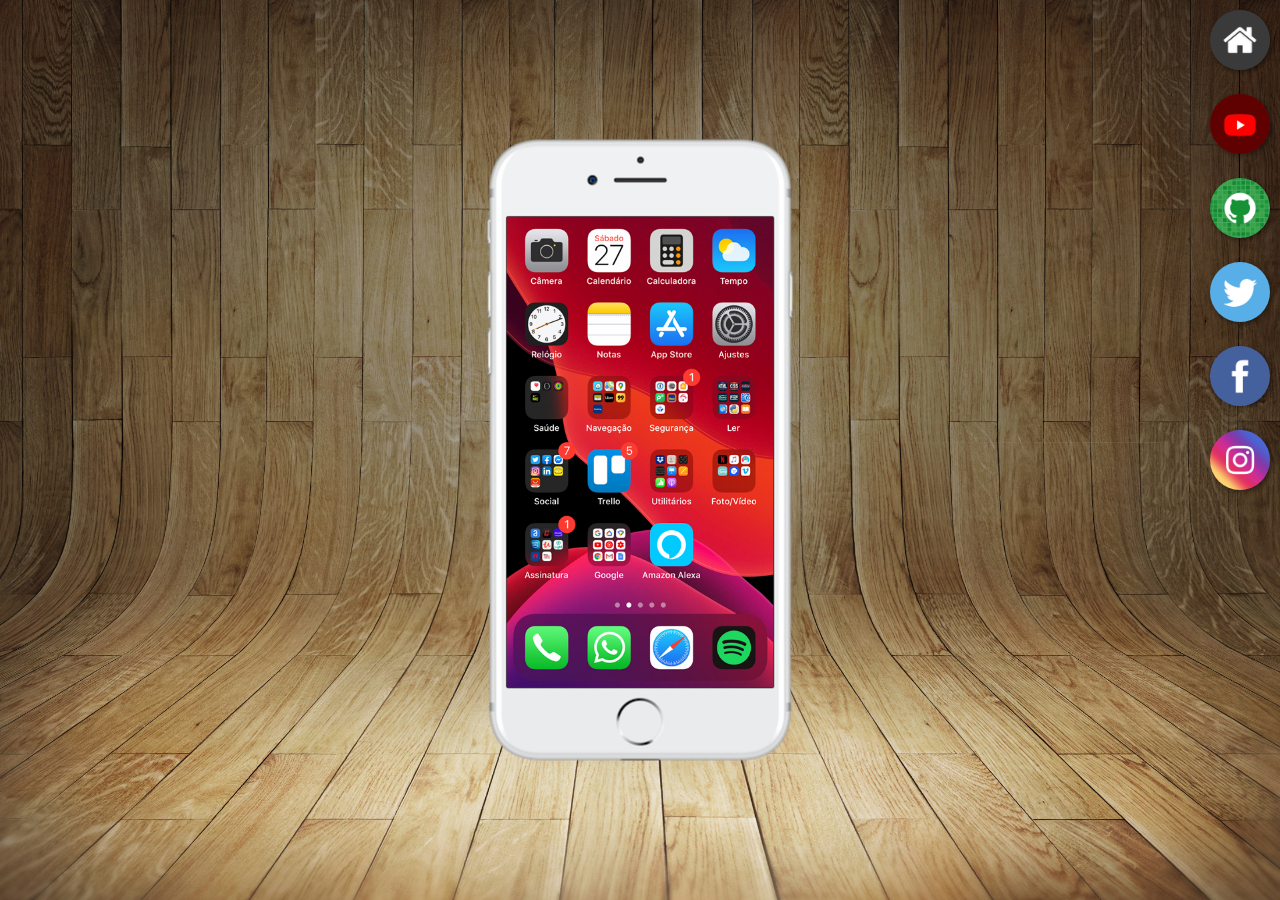
<file: index.html>
<!DOCTYPE html>
<html lang="pt-br">
<head>
    <meta charset="UTF-8">
    <meta name="viewport" content="width=device-width, initial-scale=1.0">
    <link rel="shortcut icon" href="imagens/favicon.ico" type="image/x-icon">
    <title>Projeto Rede socias</title>
    <link rel="stylesheet" href="estilos/style.css">
    
</head>
<body>
    <!-- iniciando o projeto com main que é o div principal do site
    seguindo a logica 
    as sections que sao as duas partes que sao fundamental do meu main
    que nesse caso sao o telefone que vai ficar no meio e os icones das redes socias que vai ficar ao lado-->
    <main>
        <!-- assim começa os projeto -->
        <section id="telefo"><!--vai para o telefone aonde ele vai ficar-->
            <!-- aqui dentro vou criar um iframe para pode pegar a tela do home aqui dentro-->
            <!-- vamos configurar no name para carregar coisas dentro dela , por isso vamos configurarr tambem e tambem vamos criar um id -->
            <iframe src="home.html" name="tela" id="tela" frameborder="0">
               <p>nao vai funciona</p>
            </iframe>
        </section>
        <section id="redes-sociais"><!-- aonde vao ficar os botoes ao lado direito-->
            <a href="home.html" target="tela"><img src="imagens/logo-home.jpg" alt="home"></a> <br>
            <a href="youtube.html" target="tela"><img src="imagens/logo-youtube.jpg" alt="youtube"></a> <br>
            <a href="github.html" target="tela"><img src="imagens/logo-github.jpg" alt="GitHub"></a> <br>
            <a href="twitter.html" target="tela"><img src="imagens/logo-twitter.jpg" alt="twitter"></a> <br>
            <a href="facebook.html" target="tela"><img src="imagens/logo-facebook.jpg" alt="facebook"></a> <br>
            <a href="instagram.html" target="tela"><img src="imagens/logo-instagram.jpg" alt="instagram"></a>
        </section>
    </main>
</body>
</html>
</file>
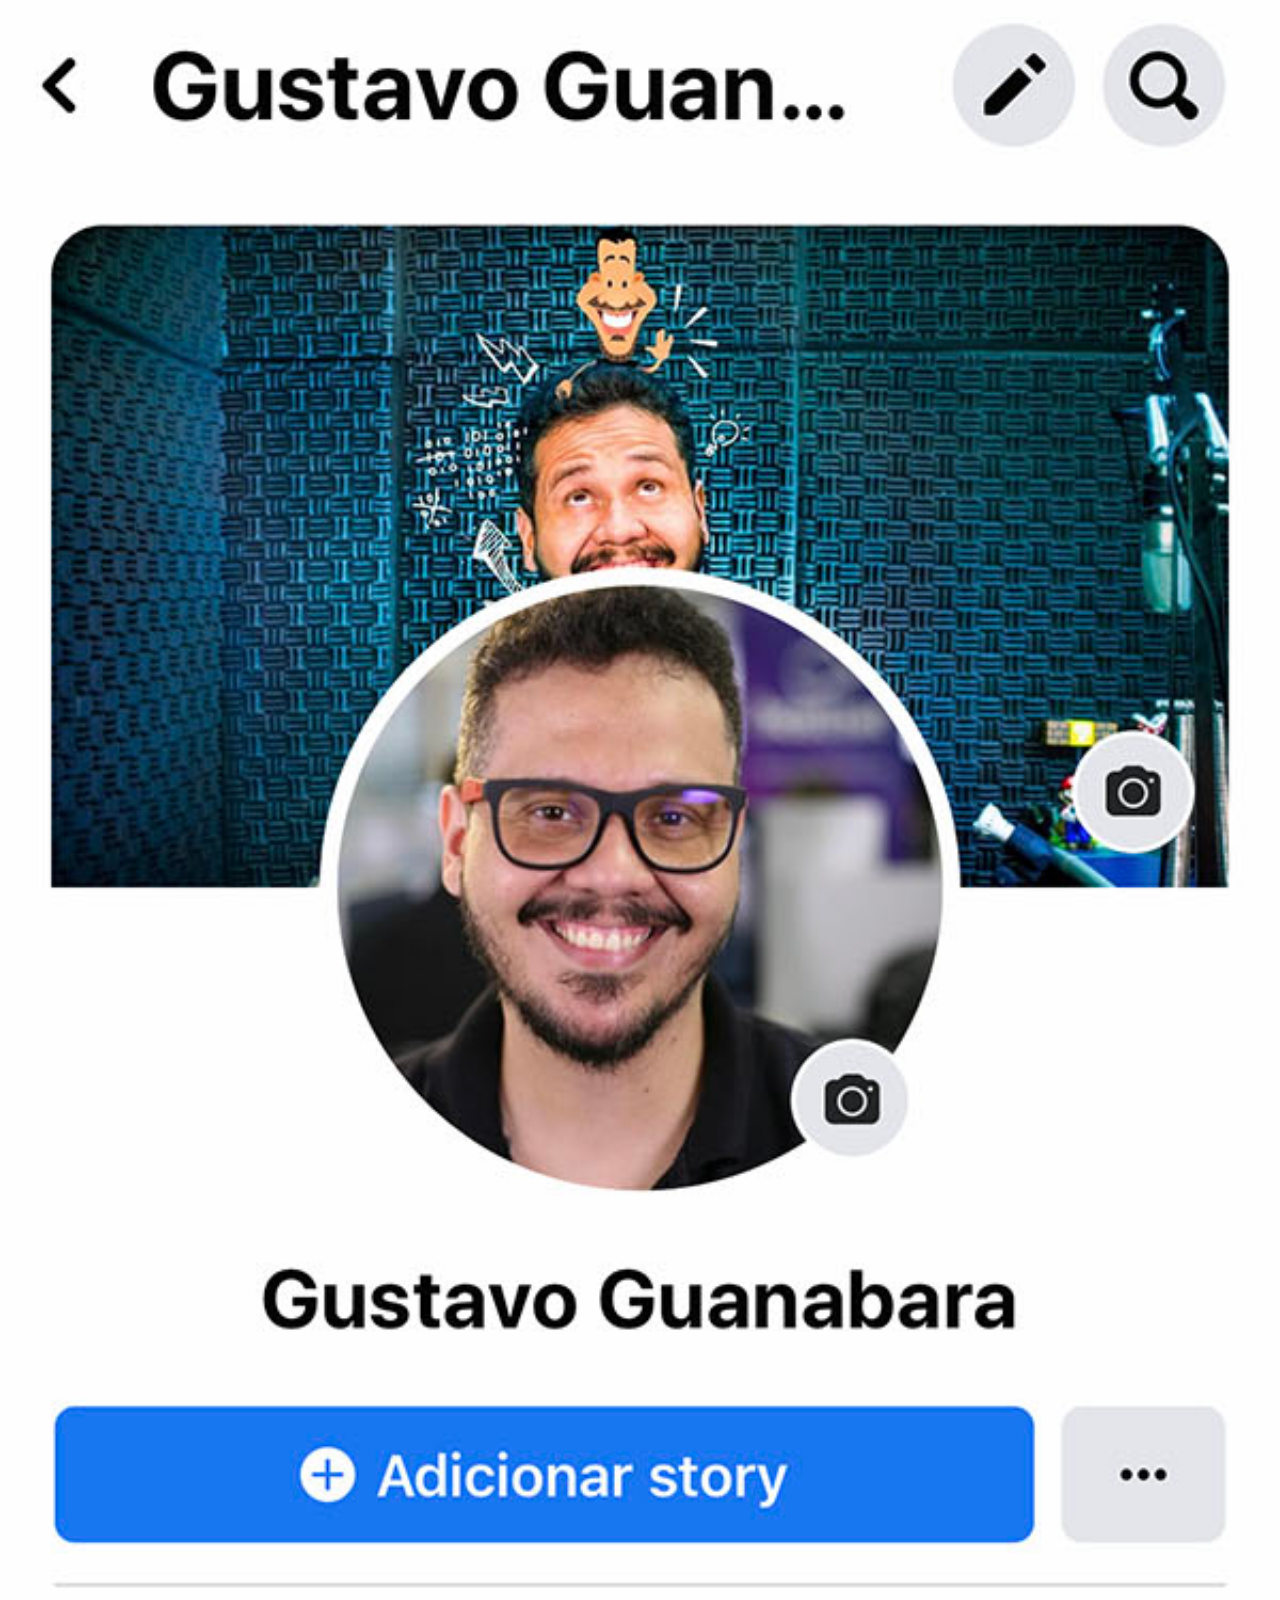
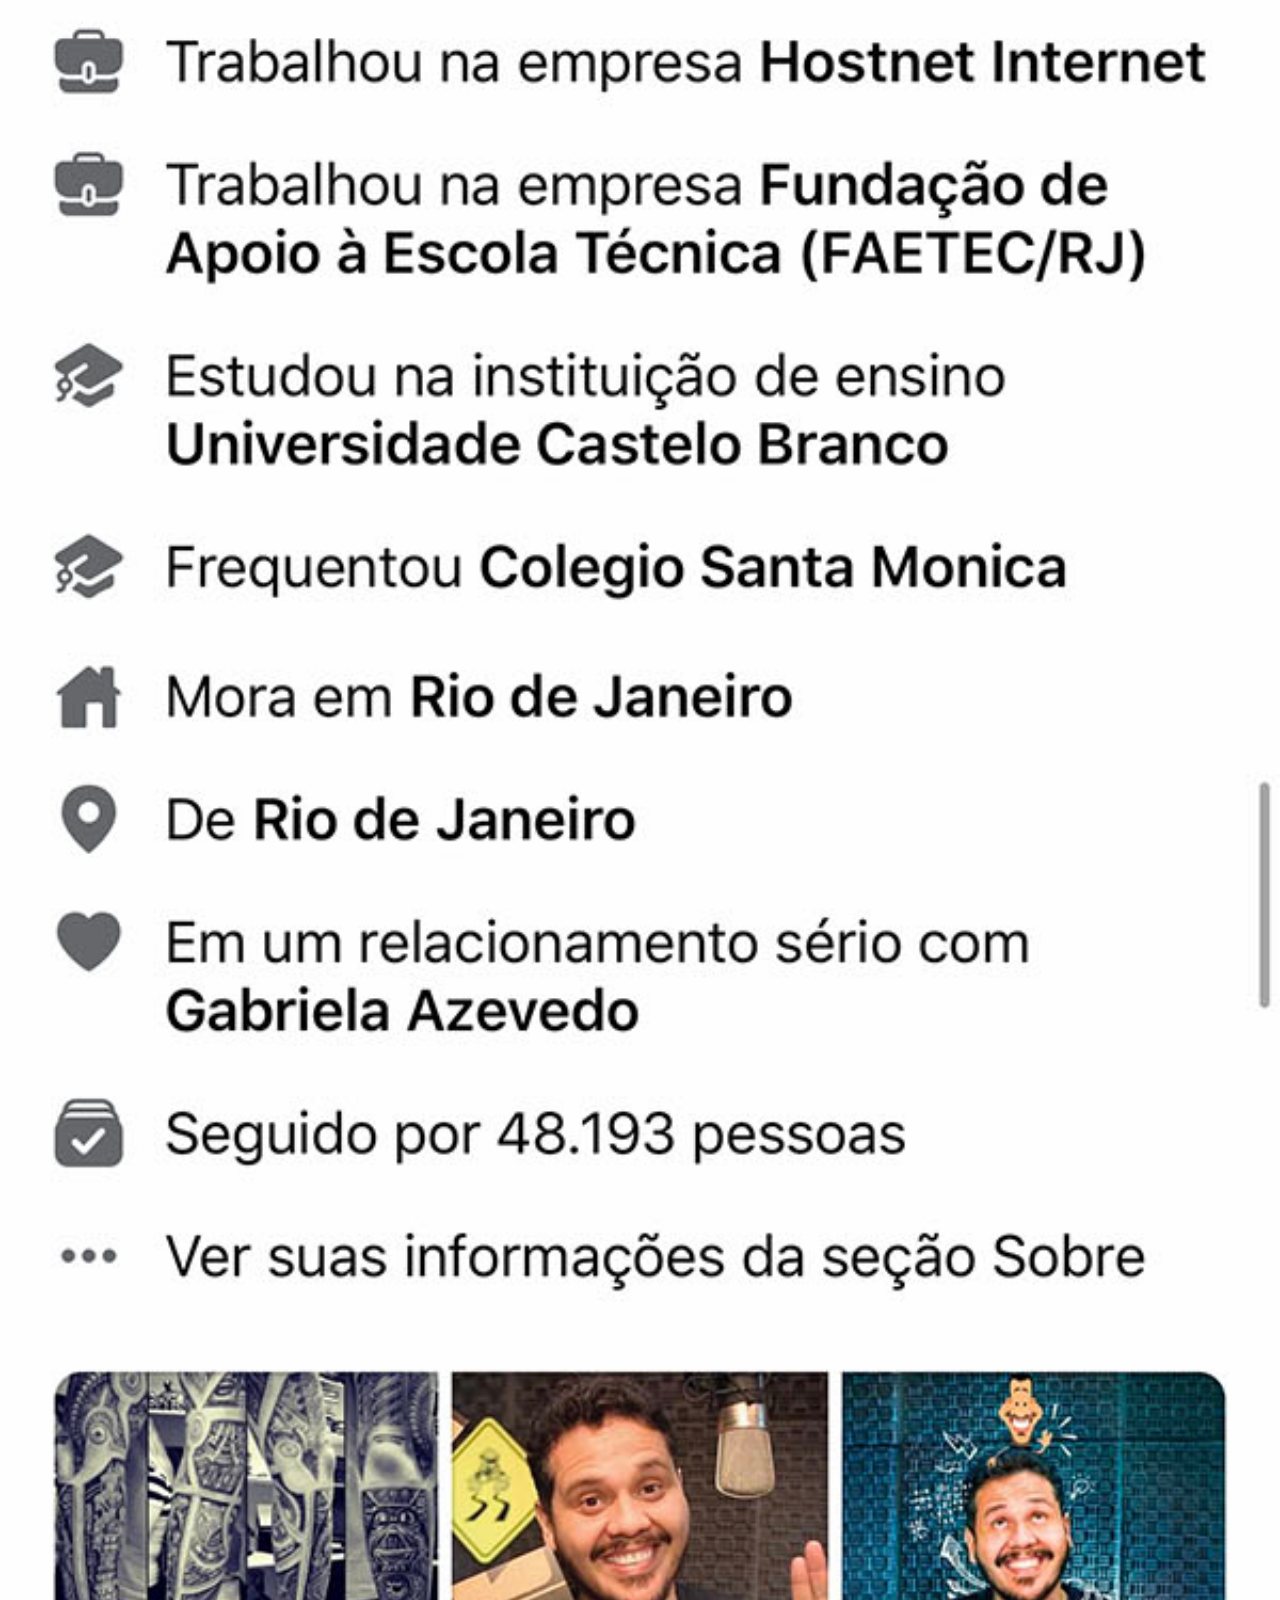
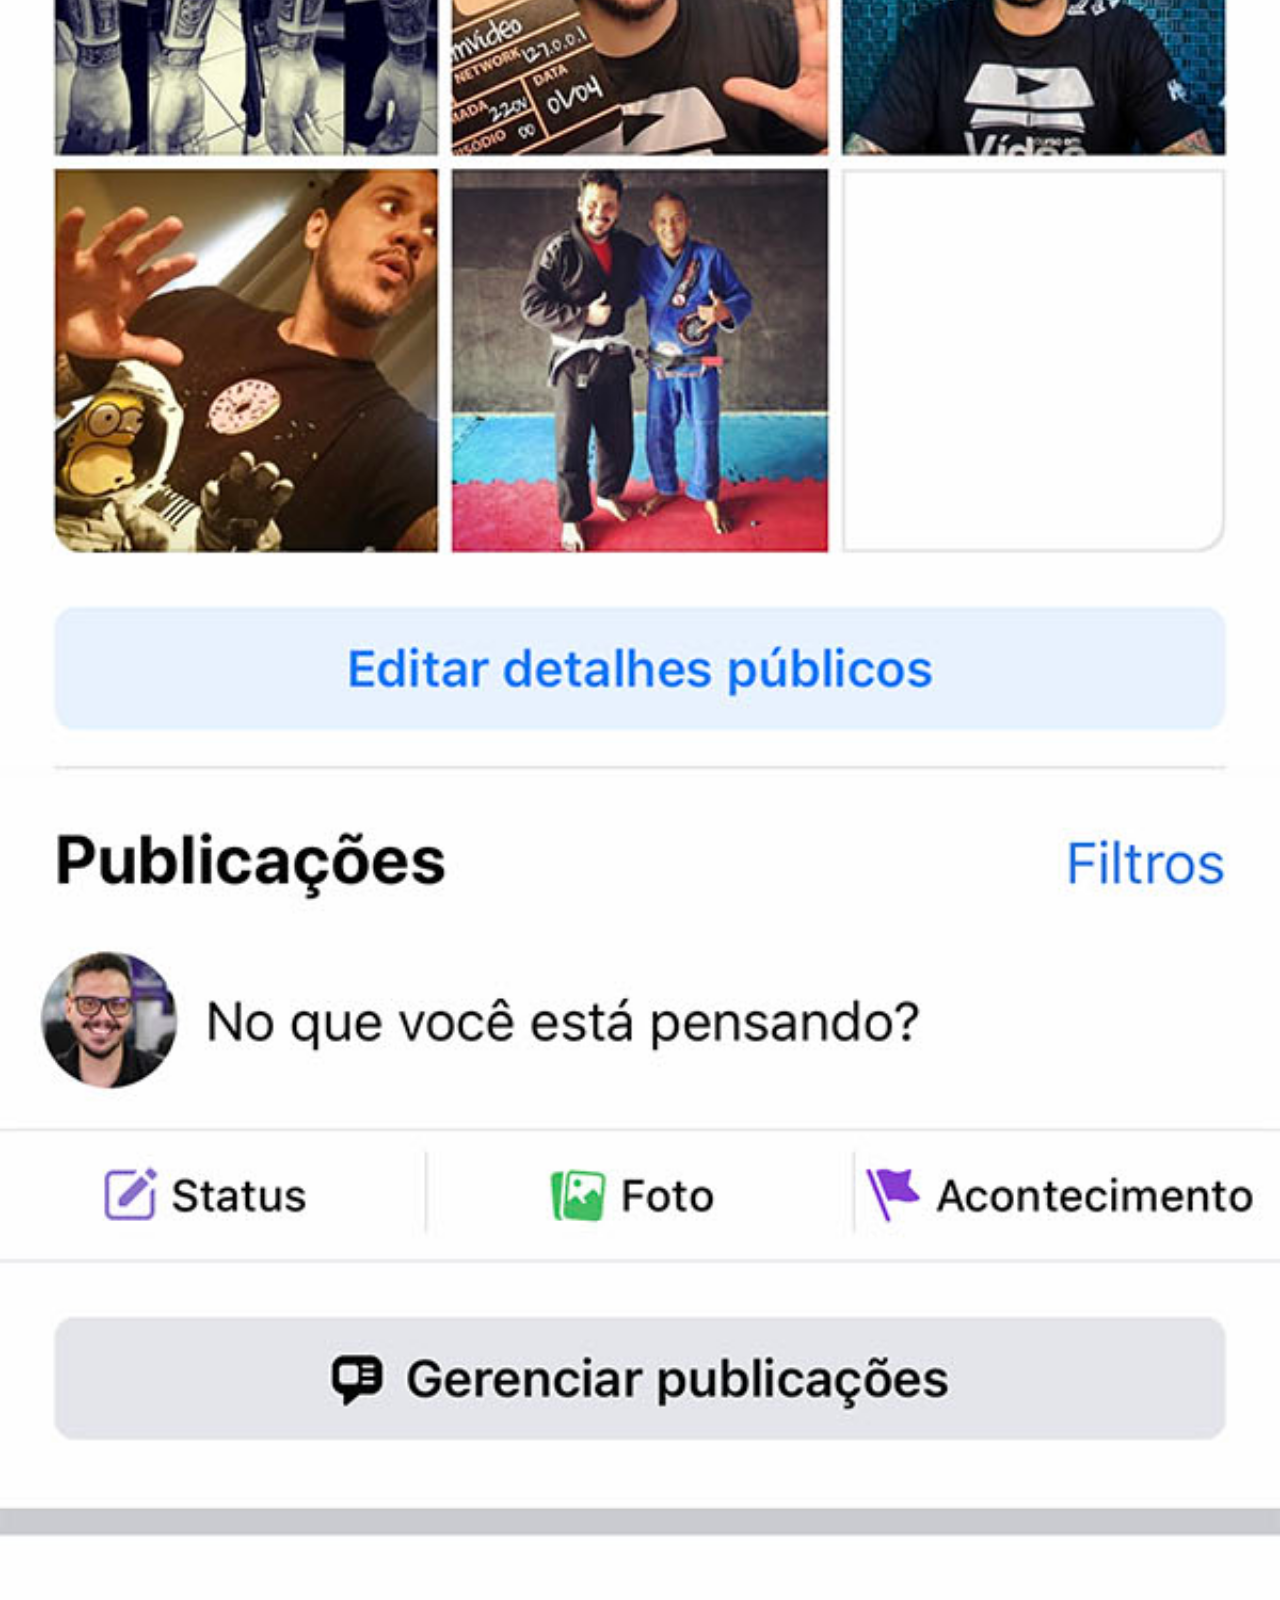
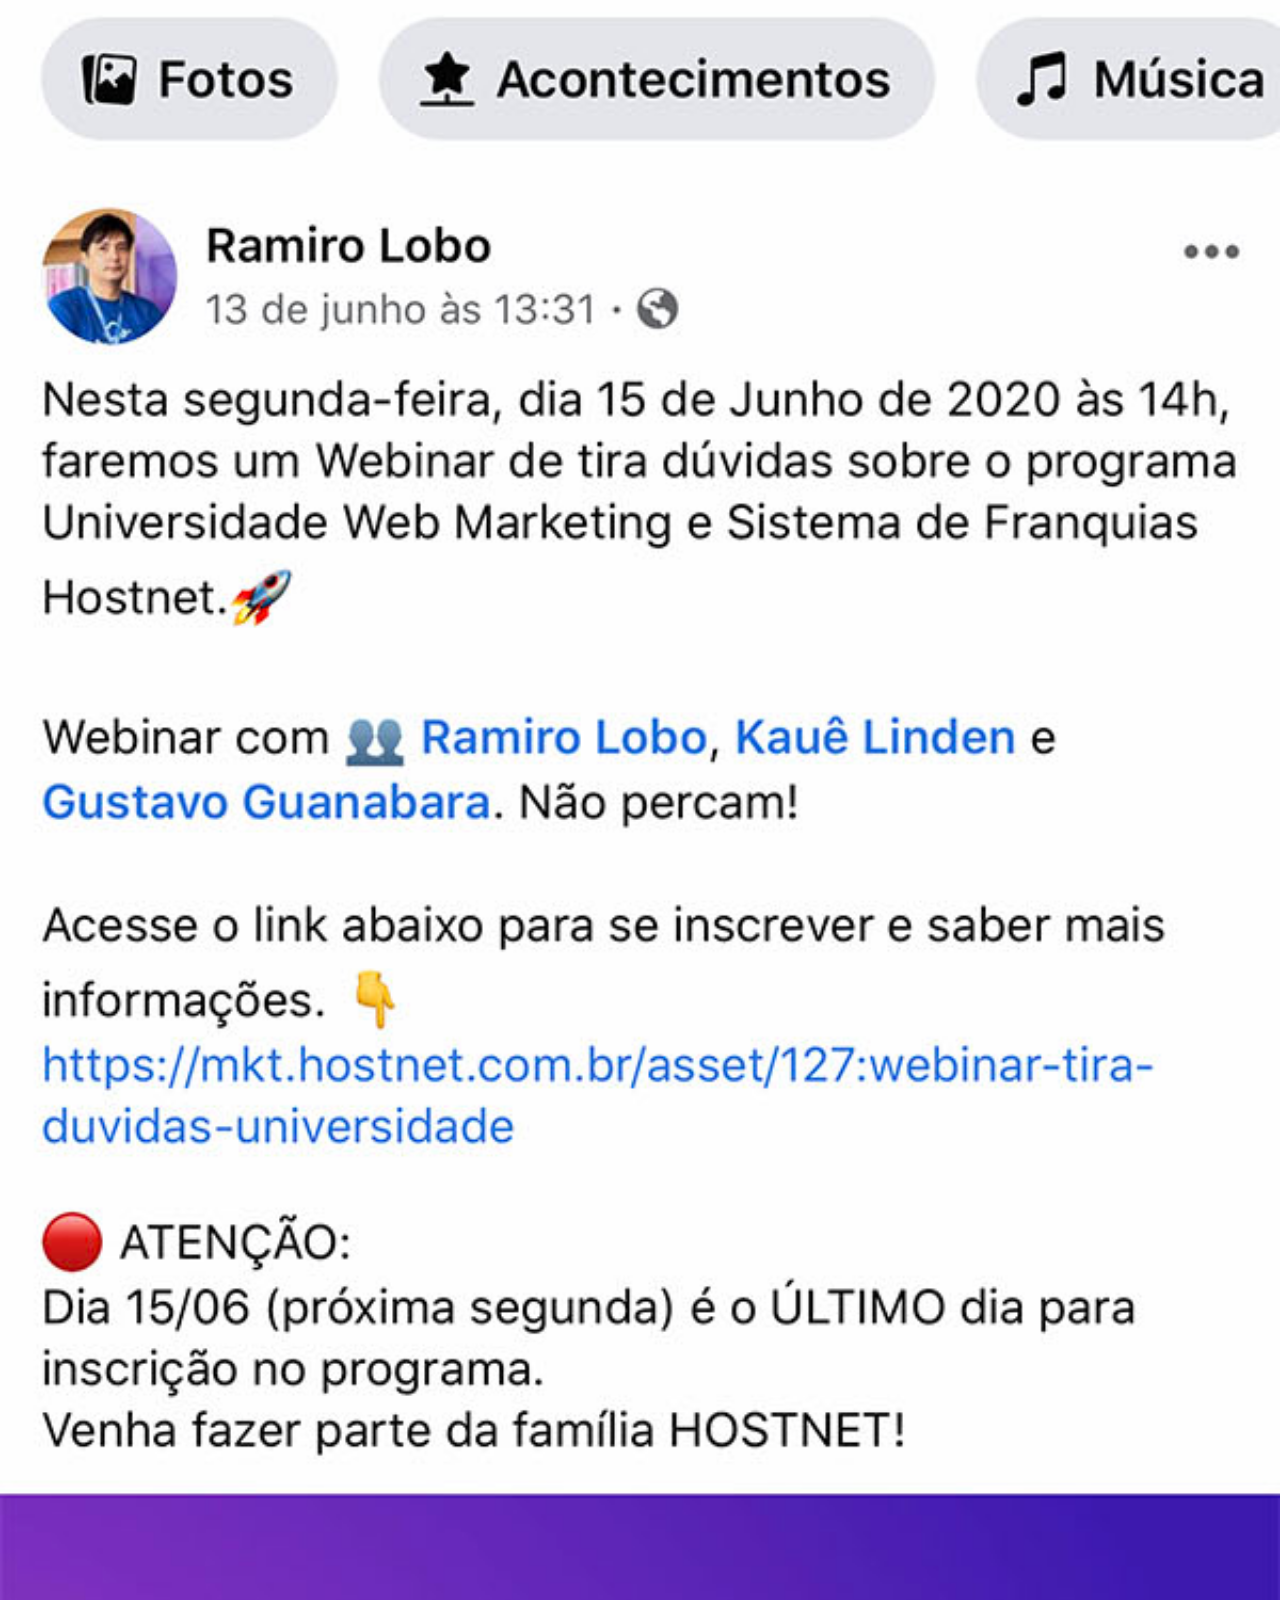
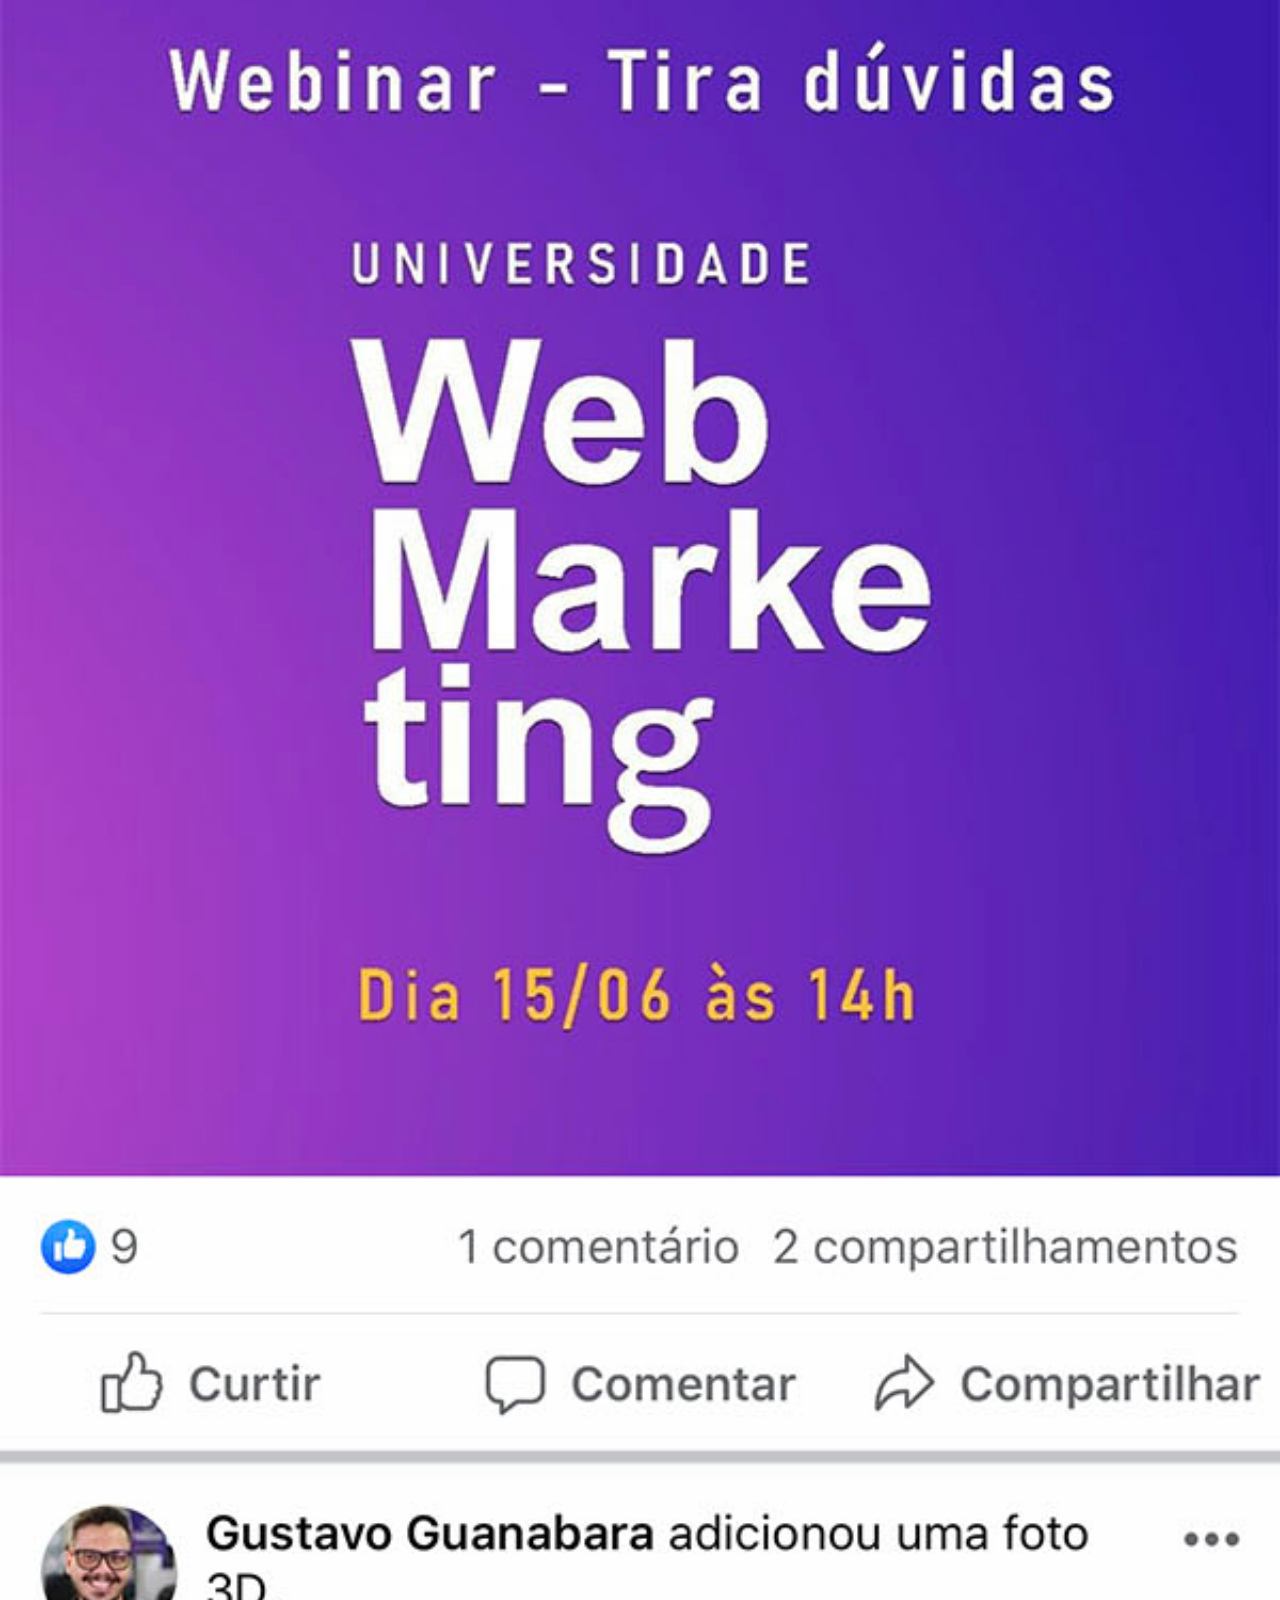
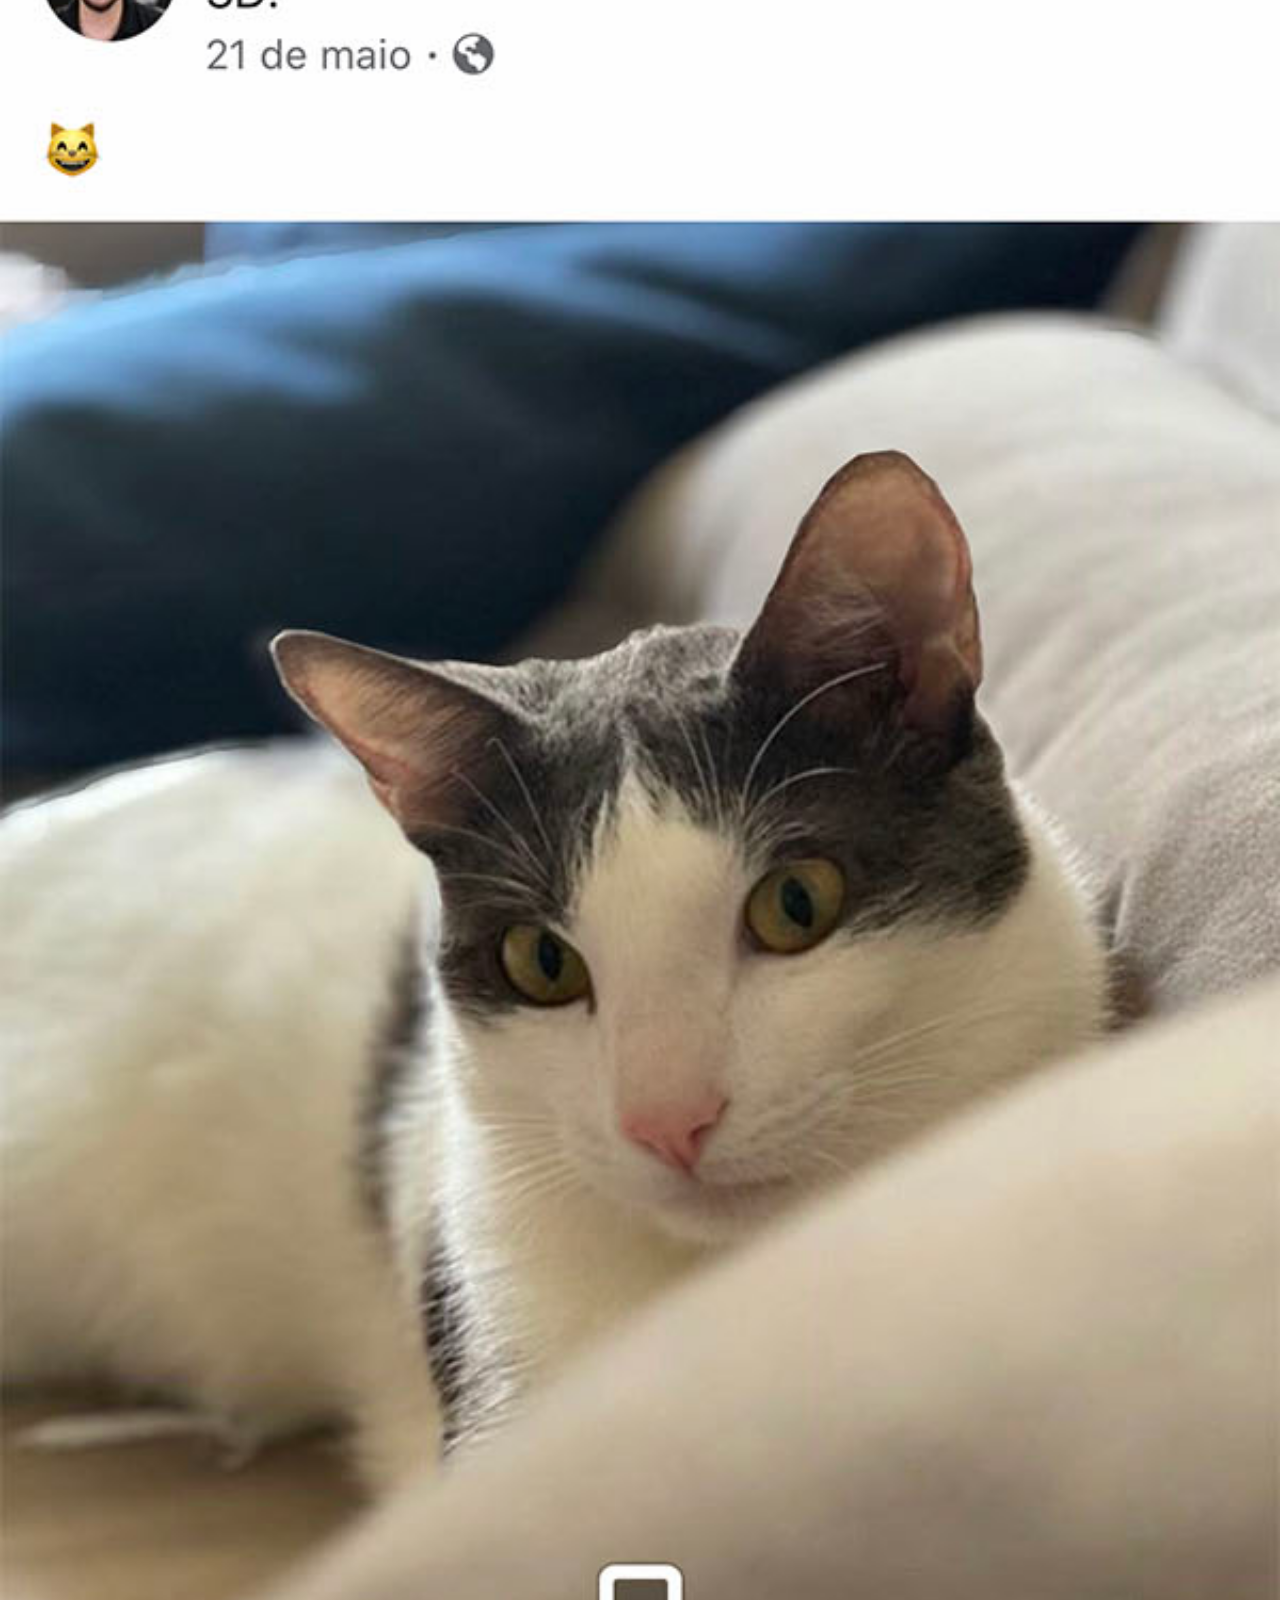
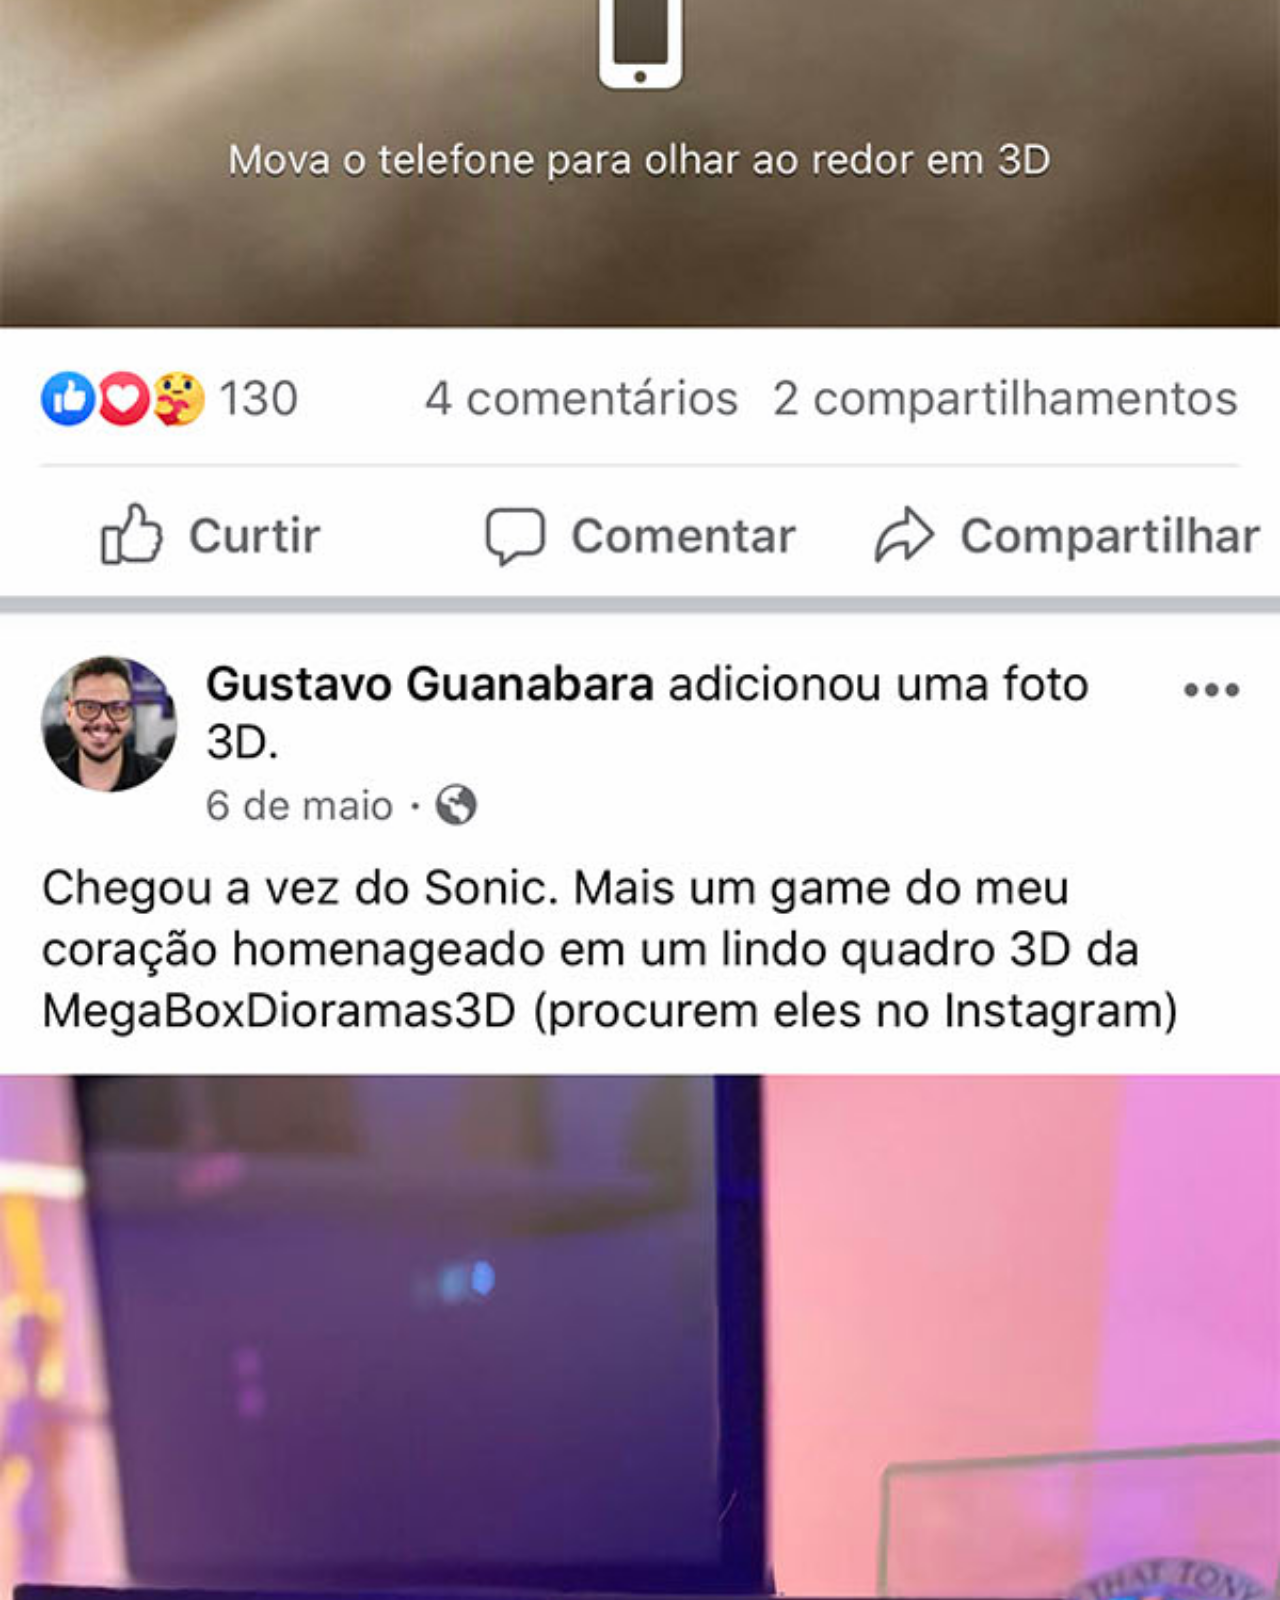
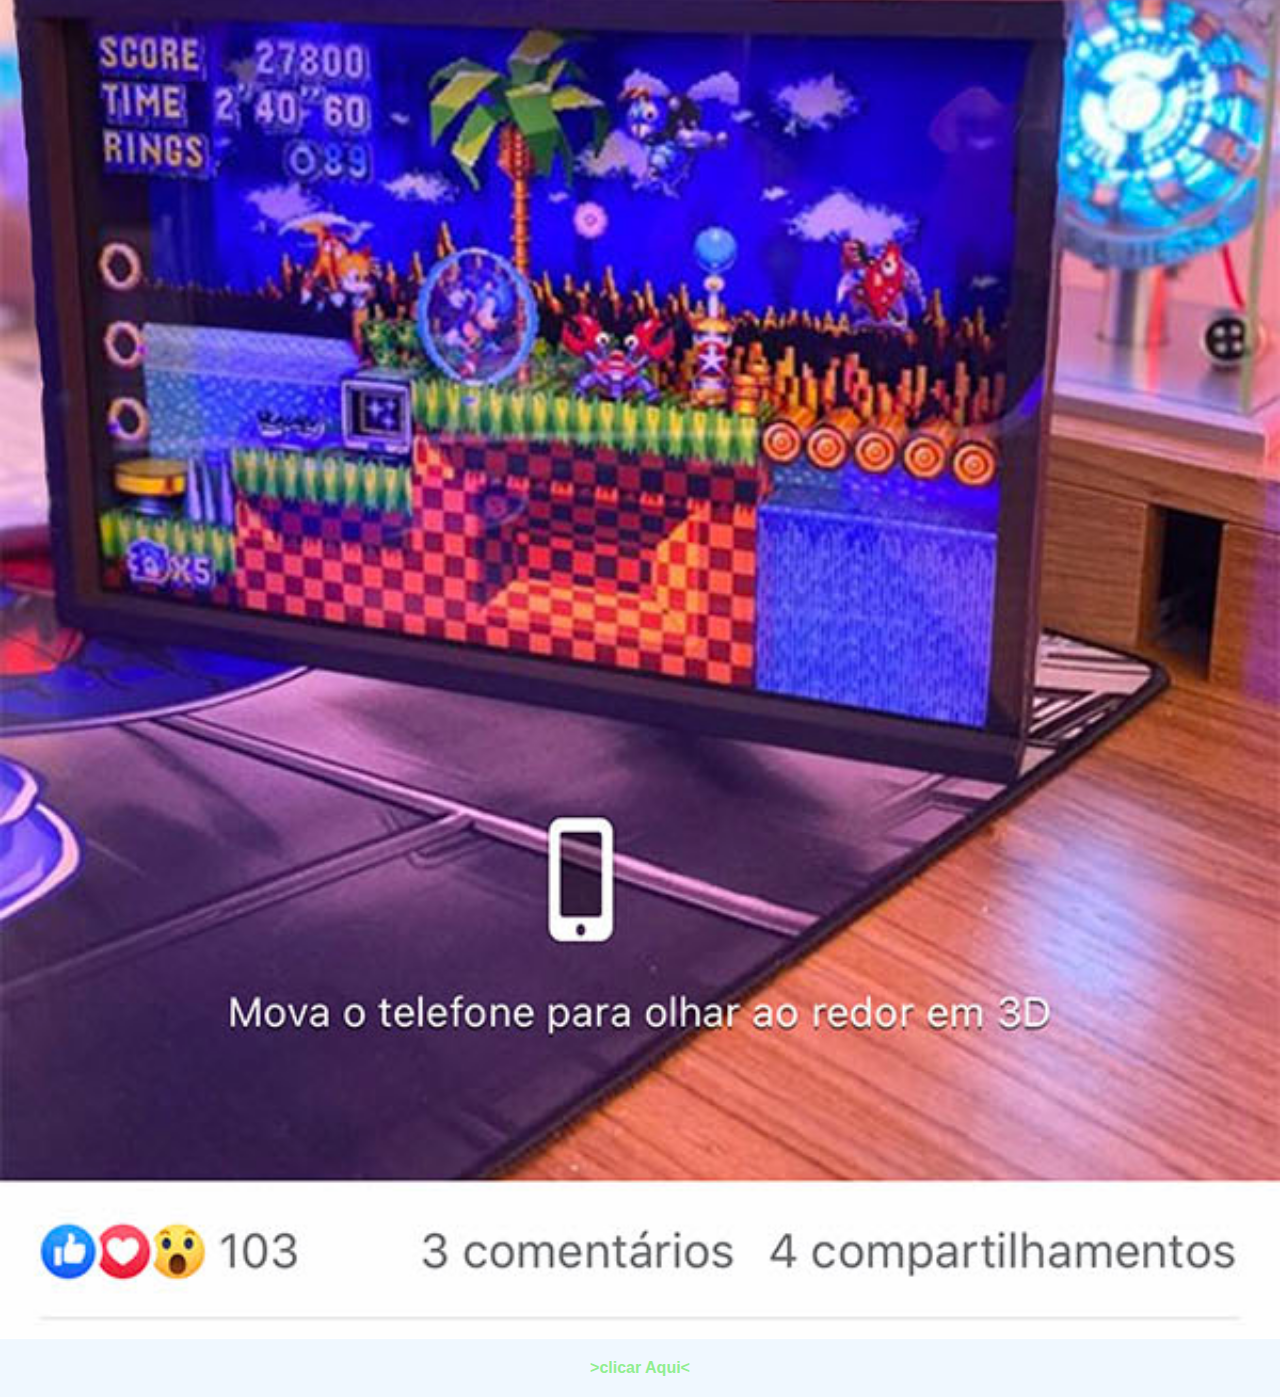
<file: facebook.html>
<!DOCTYPE html>
<html lang="en">
<head>
    <meta charset="UTF-8">
    <meta name="viewport" content="width=device-width, initial-scale=1.0">
    <title>facebook</title>
    <link rel="stylesheet" href="estilos/social.css">
</head>
<body>
    <img src="imagens/tela-facebook.jpg" alt="facebook">
    <a href="https://www.facebook.com"> >clicar Aqui< </a>
</body>
</html>
</file>
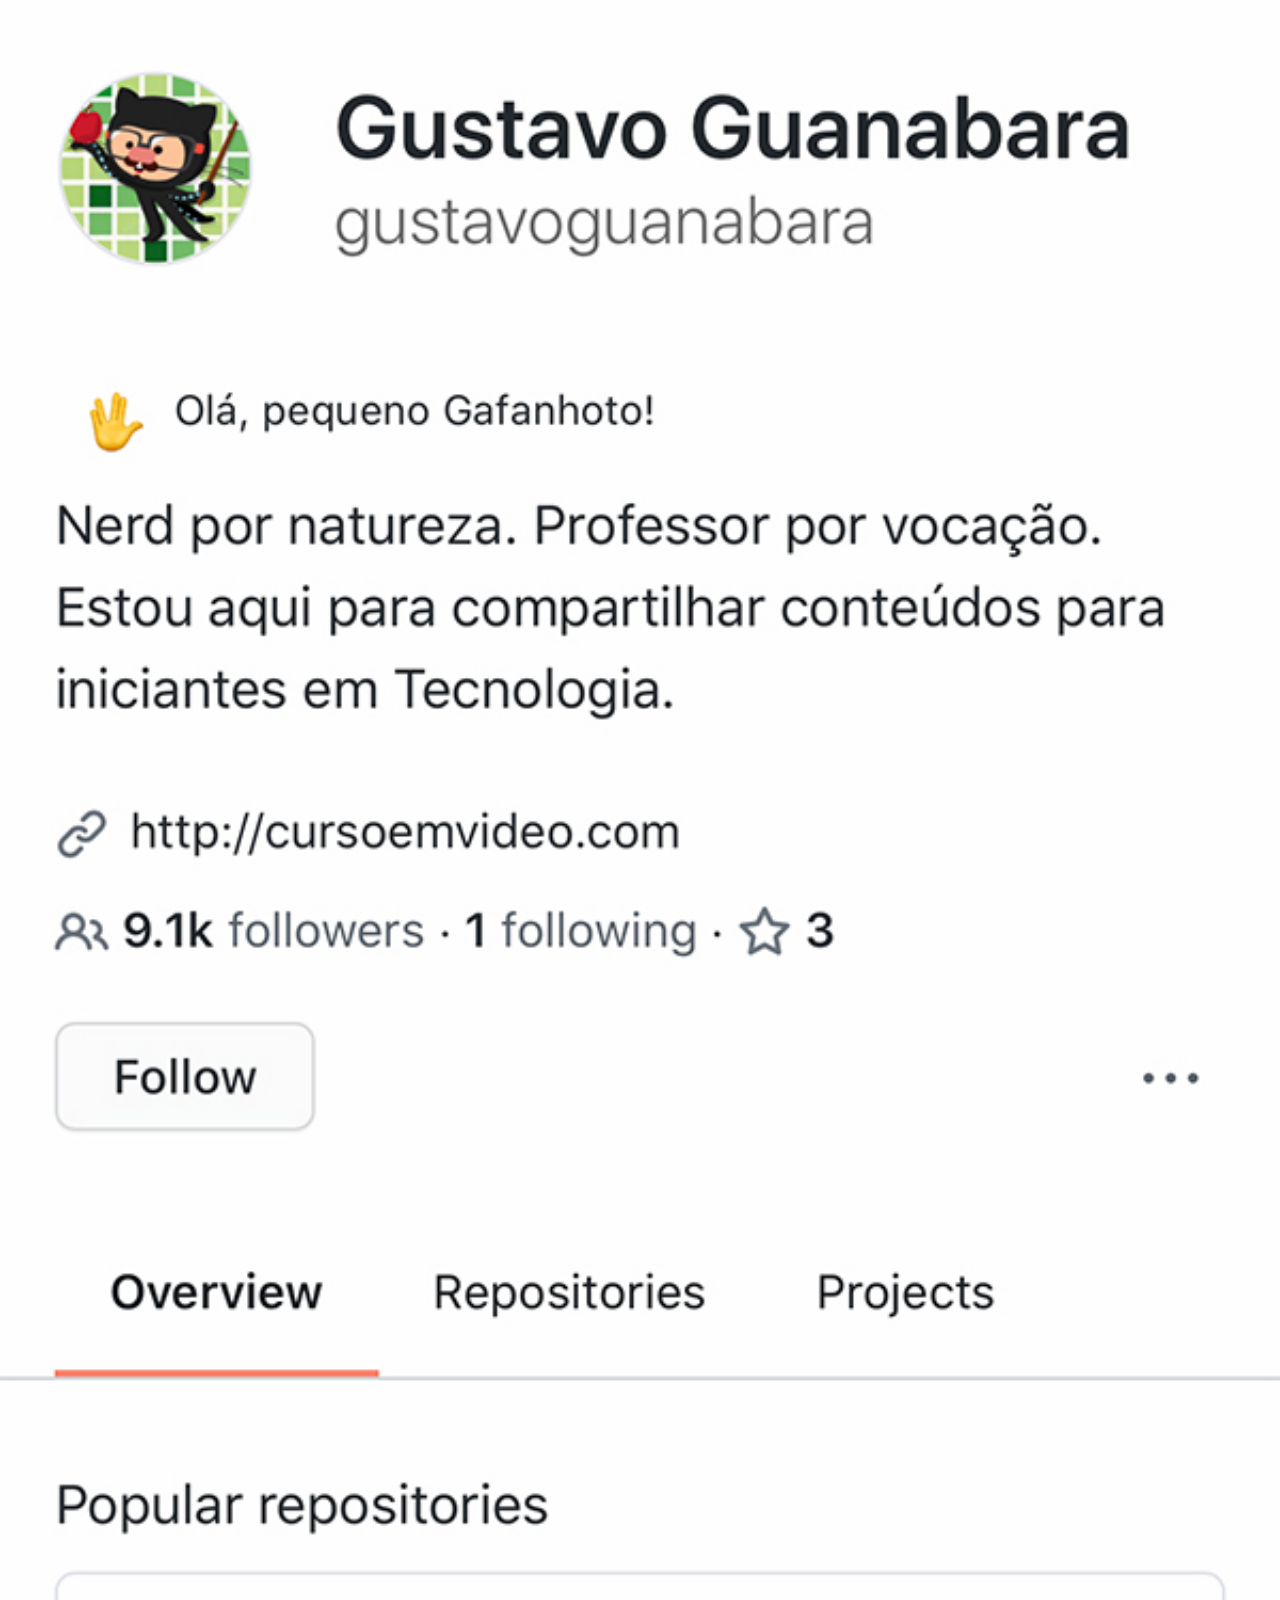
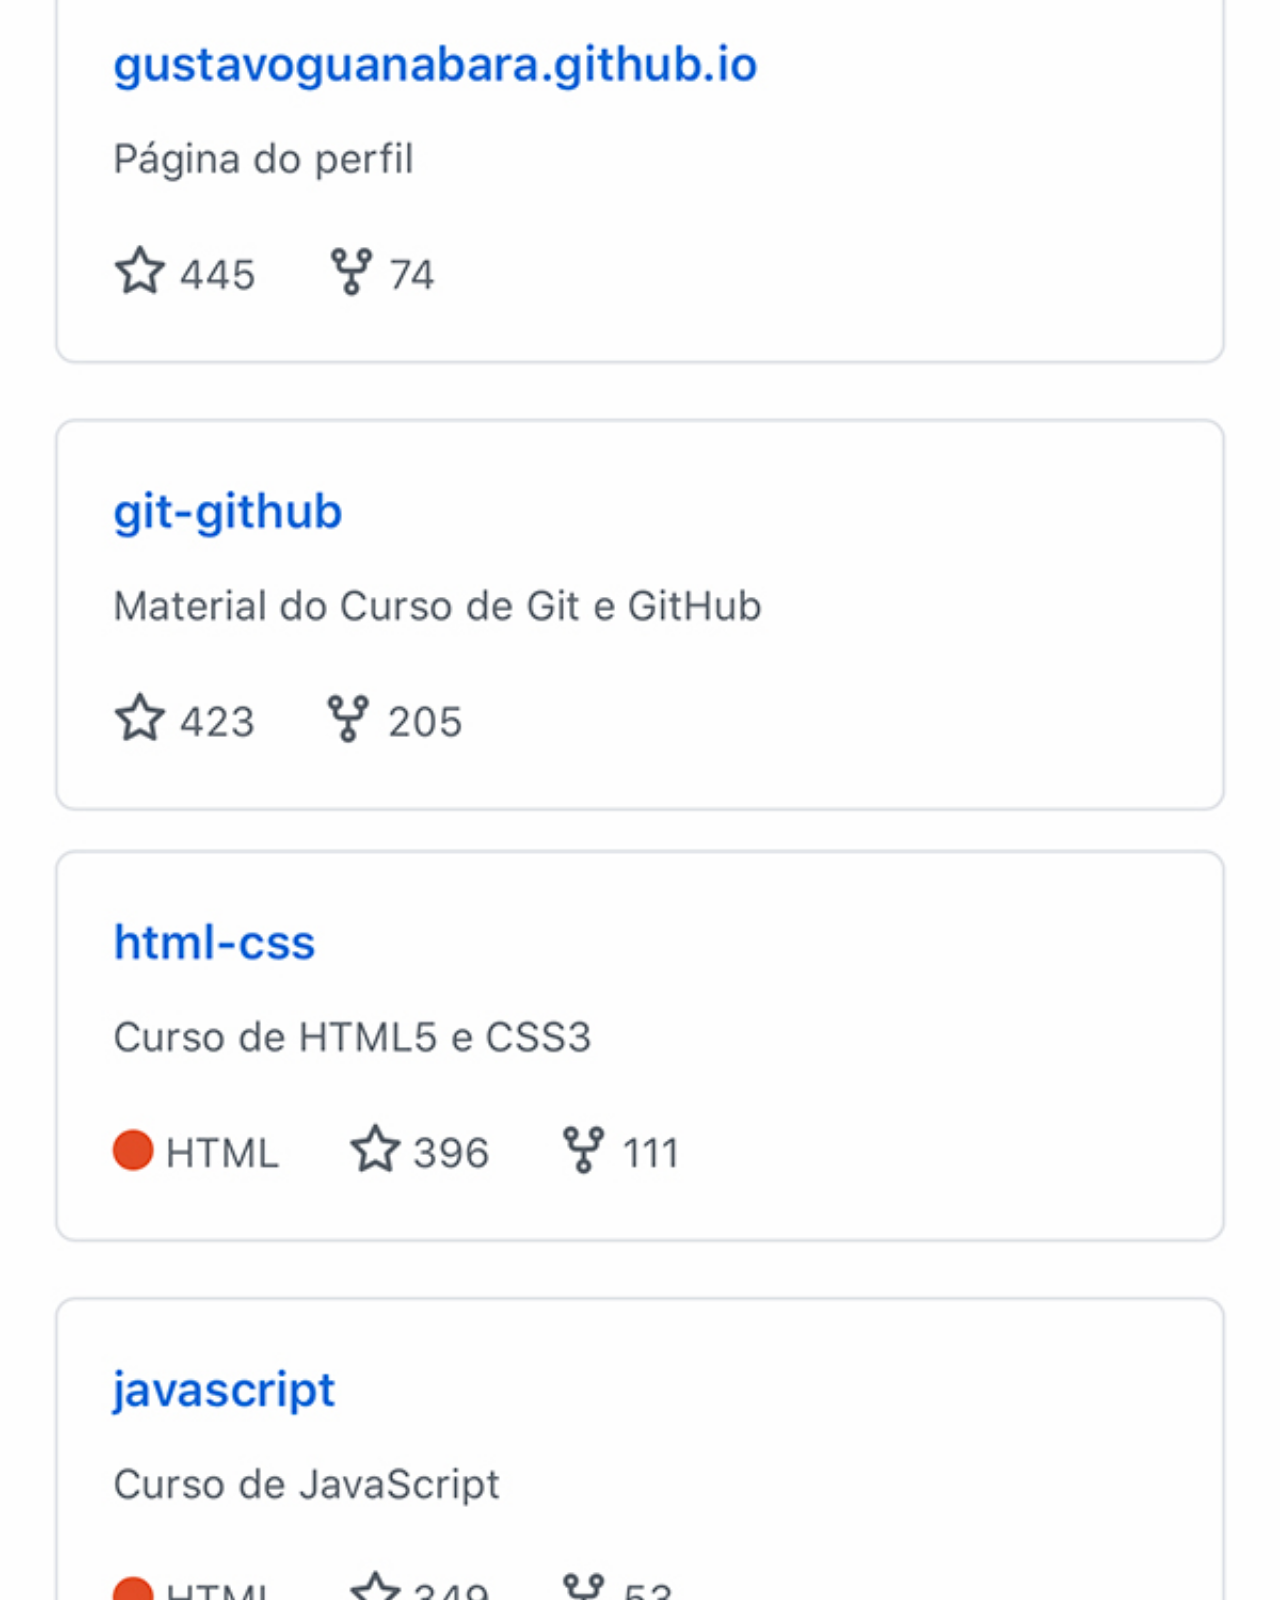
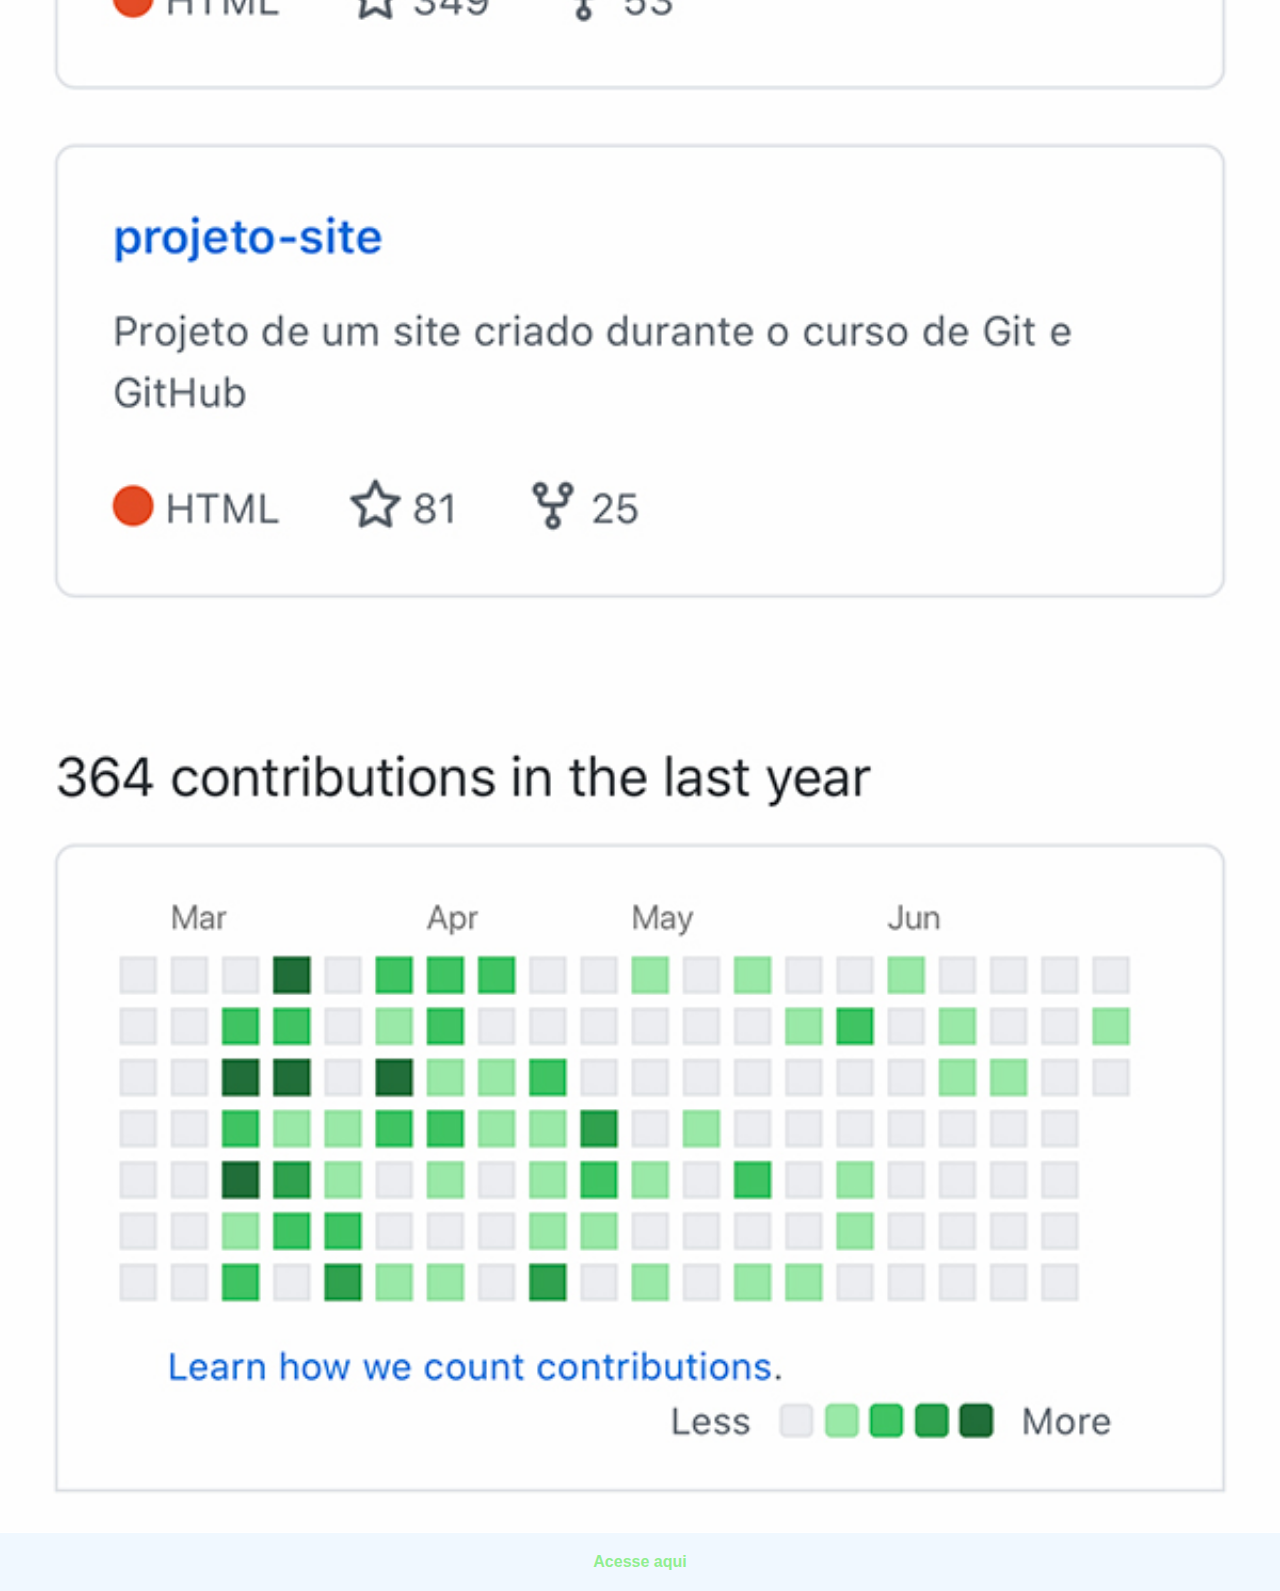
<file: github.html>
<!DOCTYPE html>
<html lang="pt-br">
<head>
    <meta charset="UTF-8">
    <meta name="viewport" content="width=device-width, initial-scale=1.0">
    <title>GitHub</title>
    <link rel="stylesheet" href="estilos/social.css">
</head>
<body>
    <img src="imagens/tela-github.jpg" alt="github">
    <a href="http://www.github.com">Acesse aqui</a>
</body>
</html>
</file>
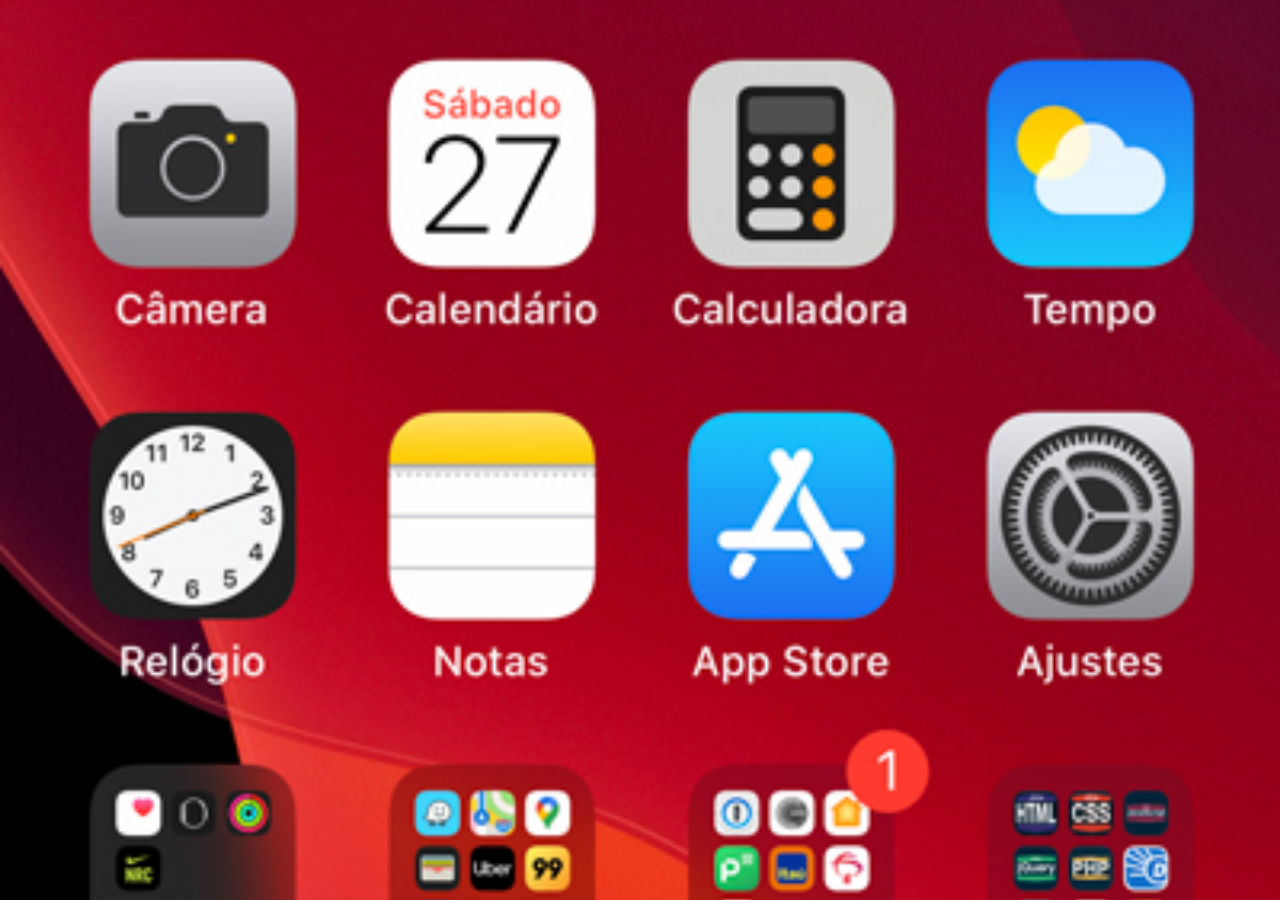
<file: home.html>
<!DOCTYPE html>
<html lang="pt-br">
<head>
    <meta charset="UTF-8">
    <meta name="viewport" content="width=device-width, initial-scale=1.0">
    <title>Document</title>
</head>
<style>
    /* so vai ter um estilo*/
    *{
        margin: 0px;/* zerei pra nao tem problema quando for colocar dentro do celular*/
        padding: 0px;
    }
    body{
        width: 100vw; /* tamanho da imagem 100vw largura*/
        height: 100vh;/* tamanho da altura 100vh*/
        background: black url(imagens/tela-home.jpg);/* colocando a imagem no corpo*/
        background-repeat: no-repeat;/* nao repeti*/
        background-position: top center;/* em cima e no centro*/
        background-size: cover;/* coloquei todo parar imagem pegar toda a tela , pos esta todo desconfigurado*/
    }
    /* qual o obejtivo , carregar essa configuração a cima dentro do celuar na index.html*/
</style>
<body>
    
</body>
</html>
</file>
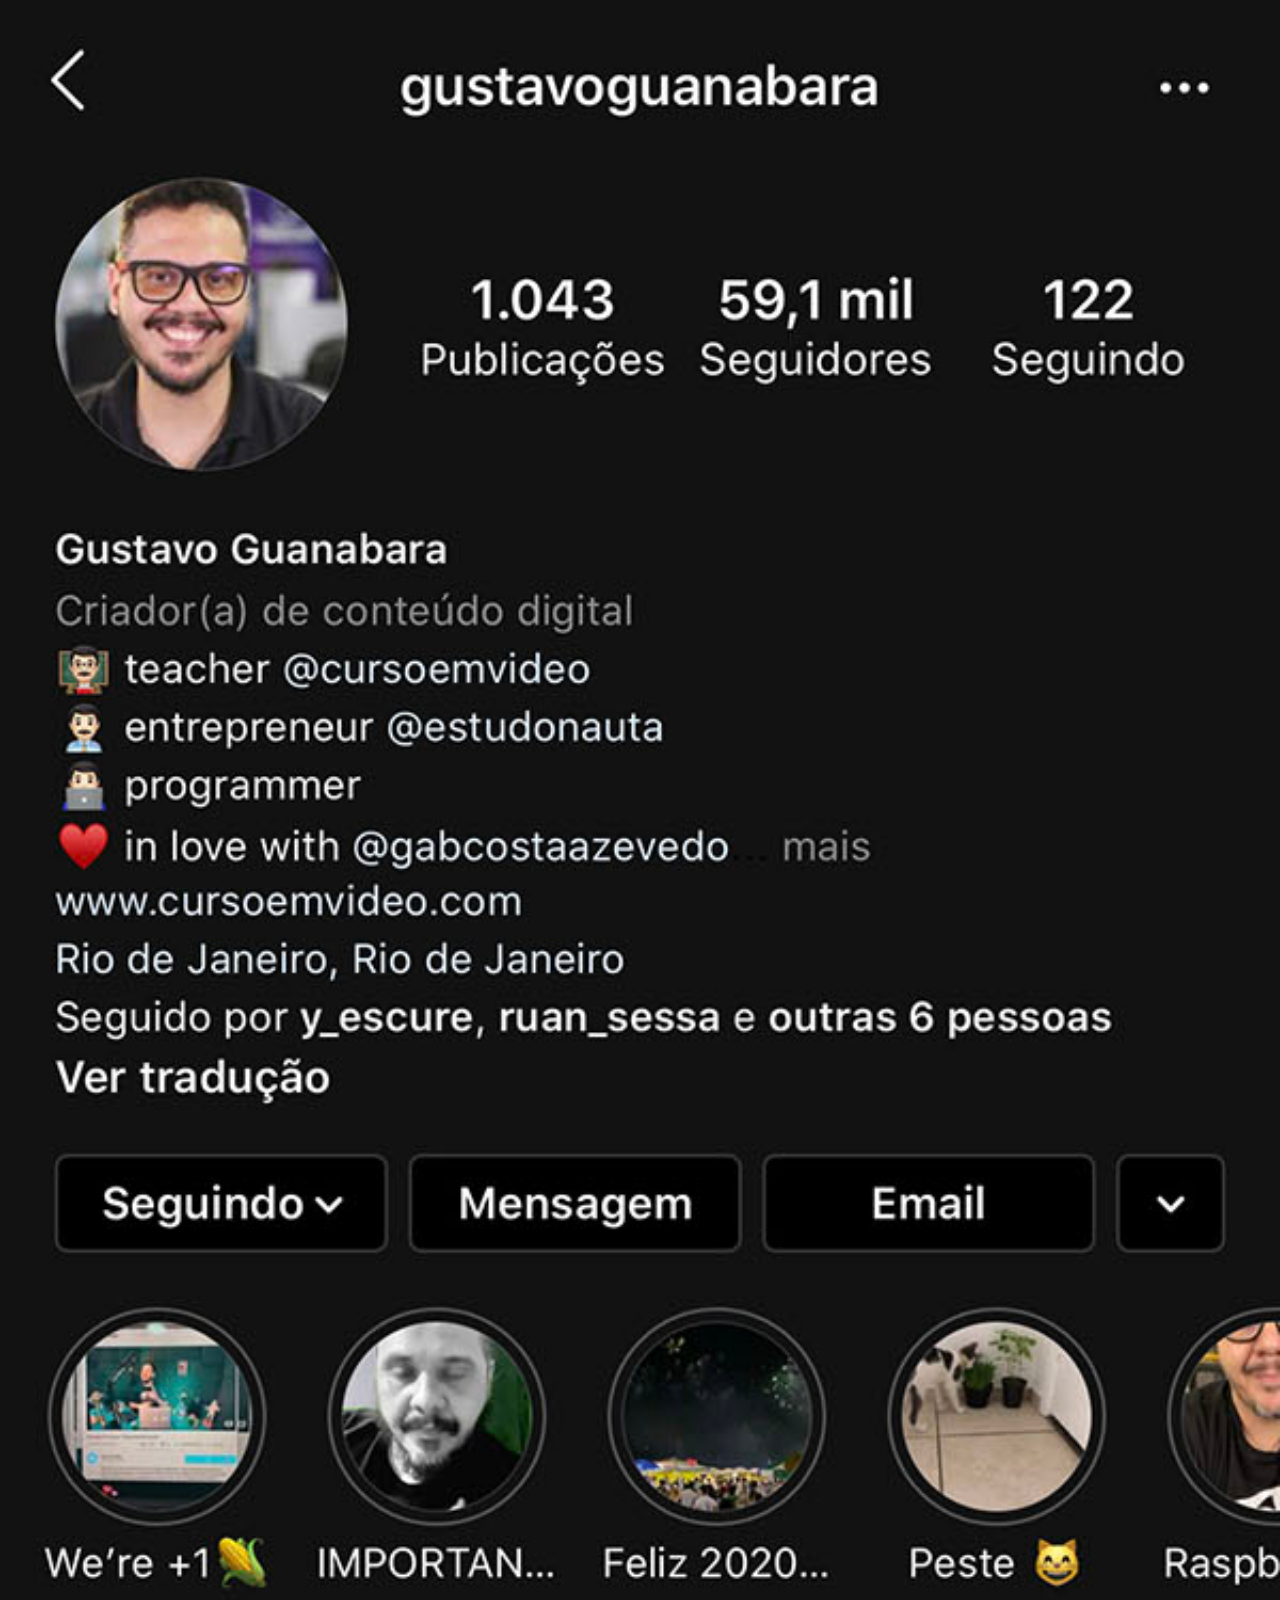
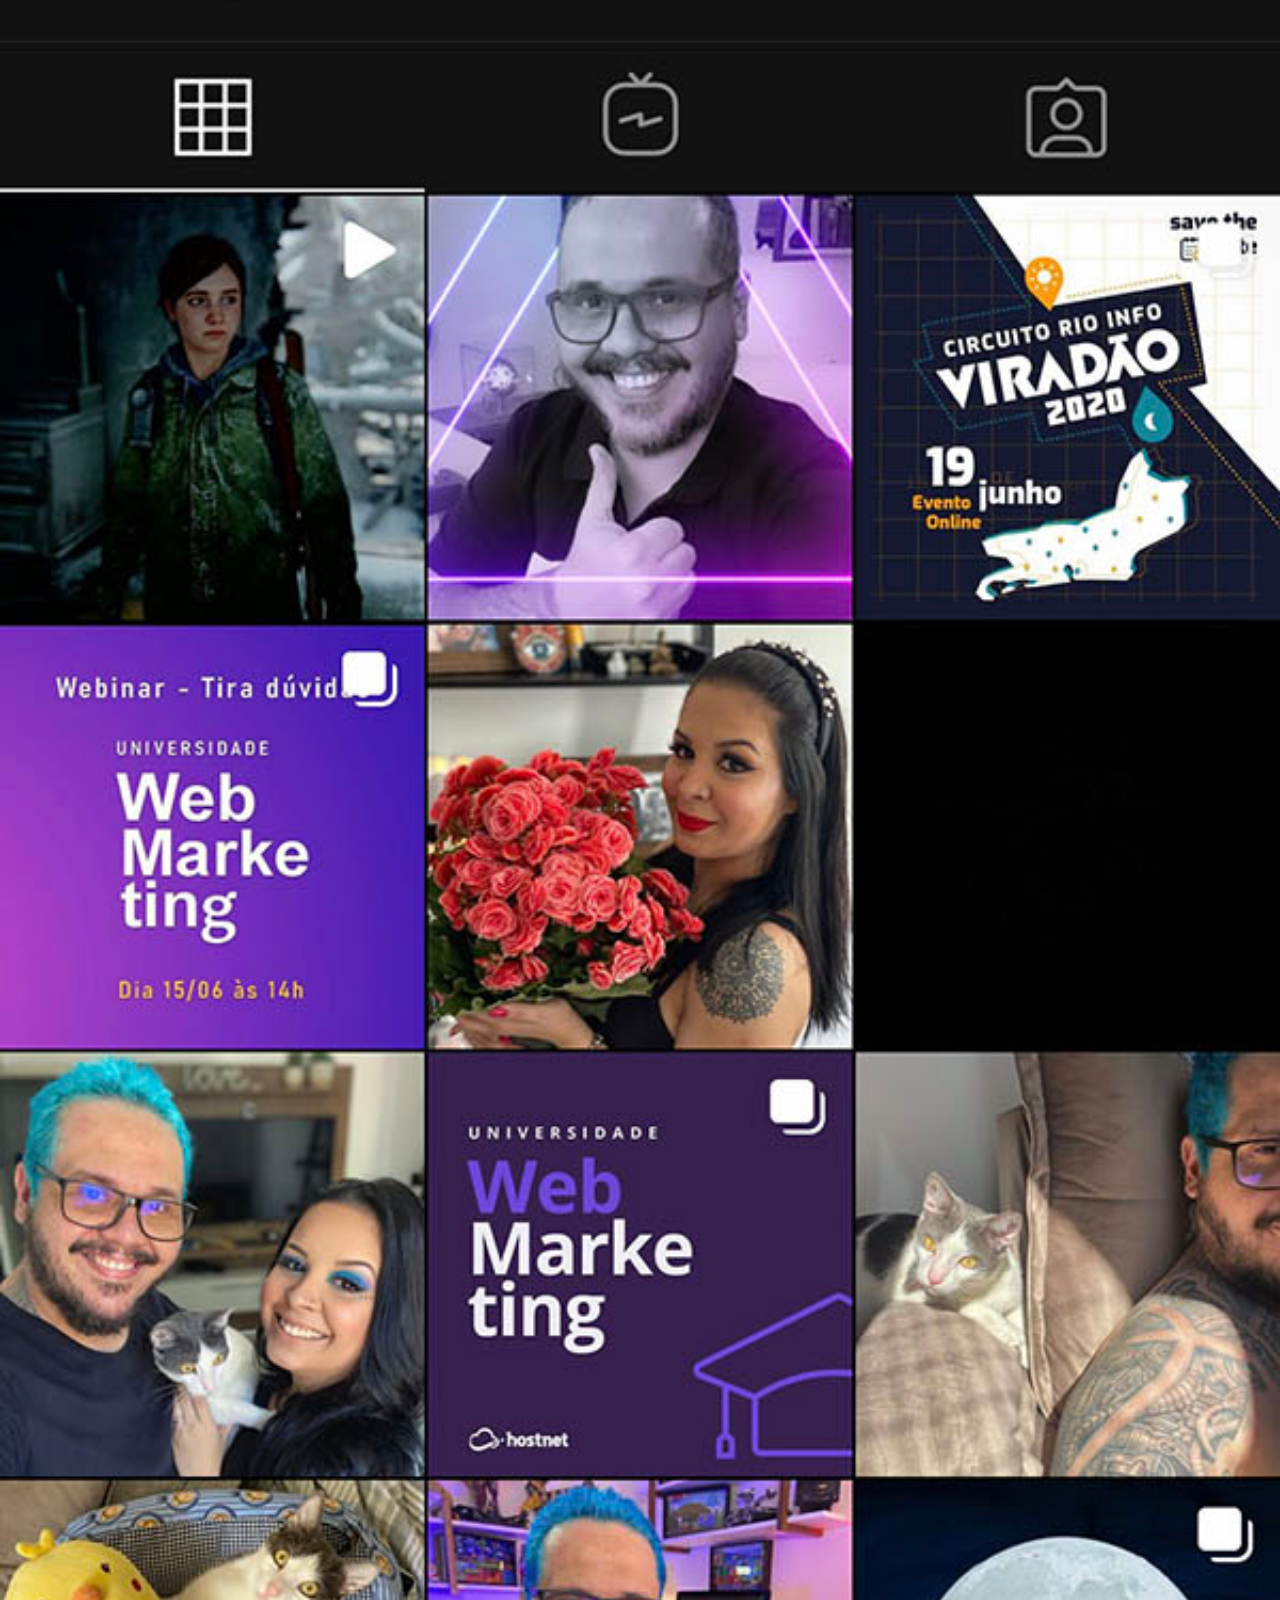
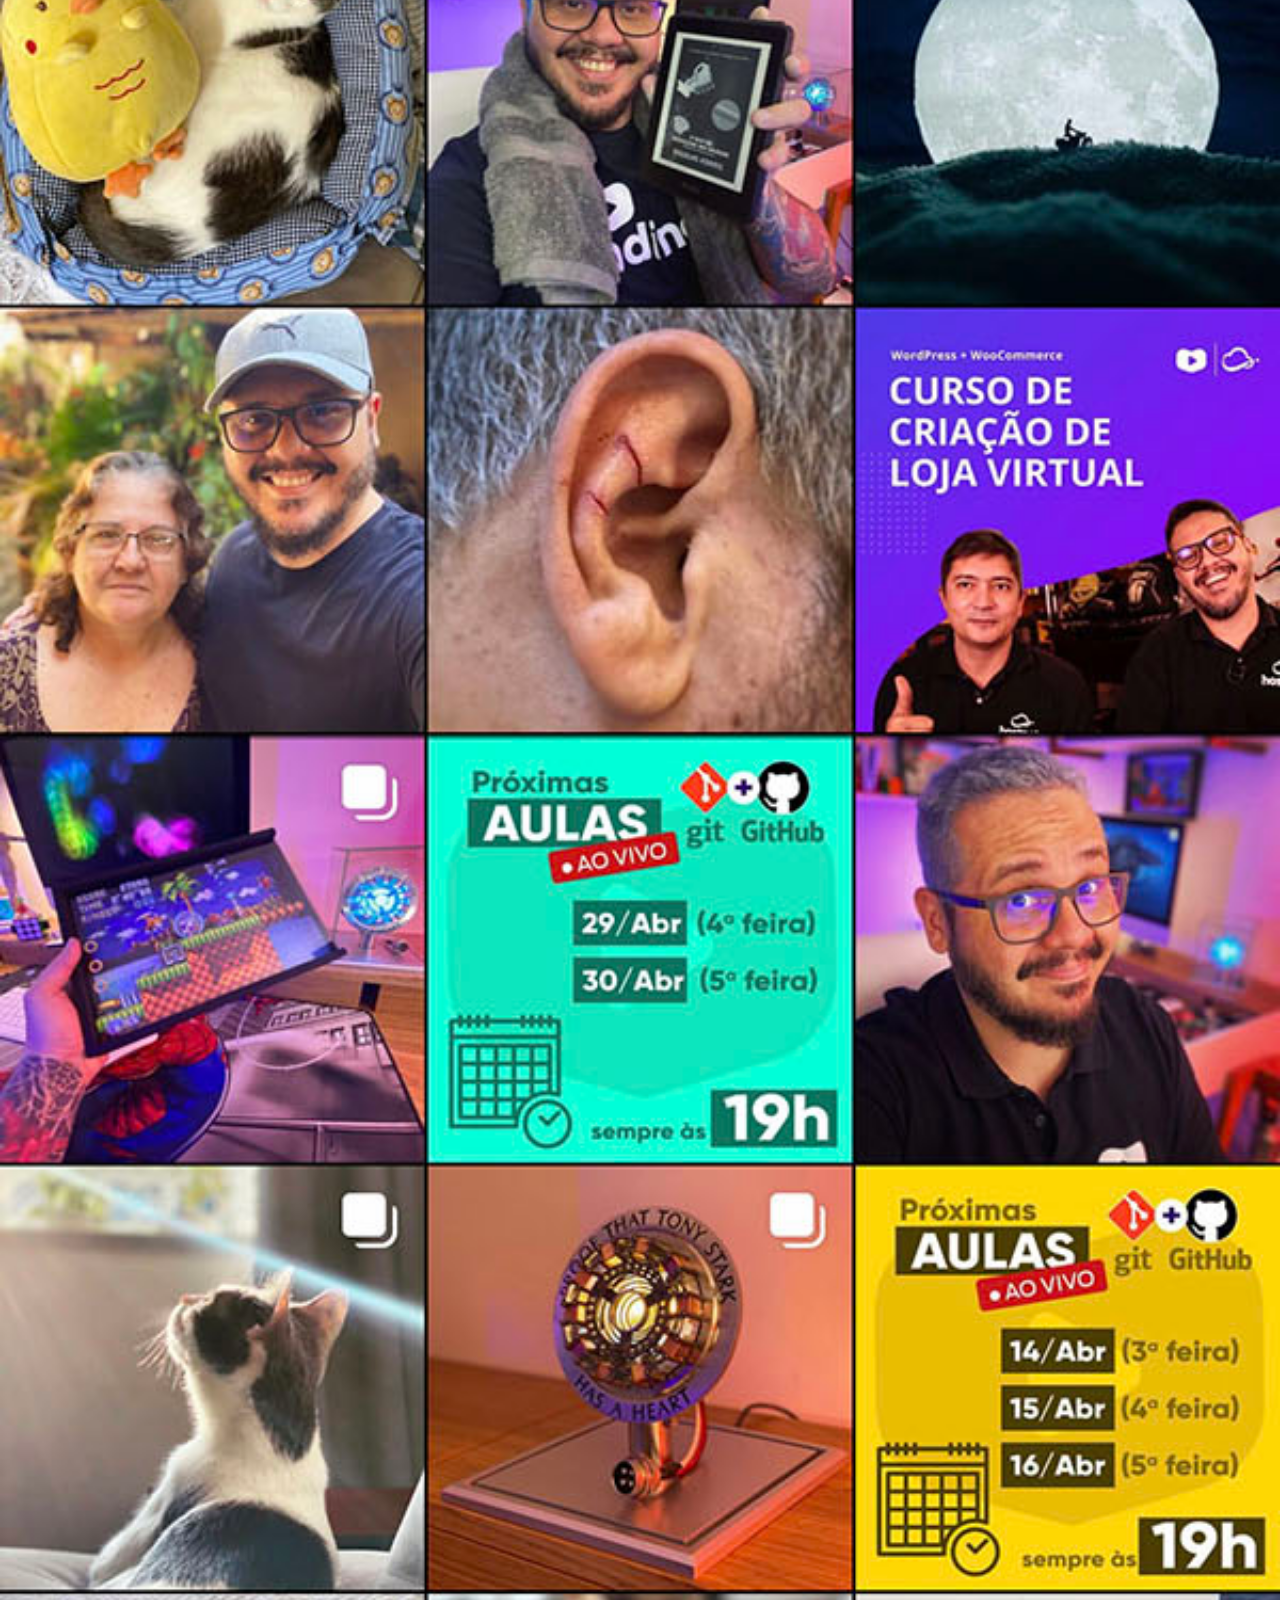
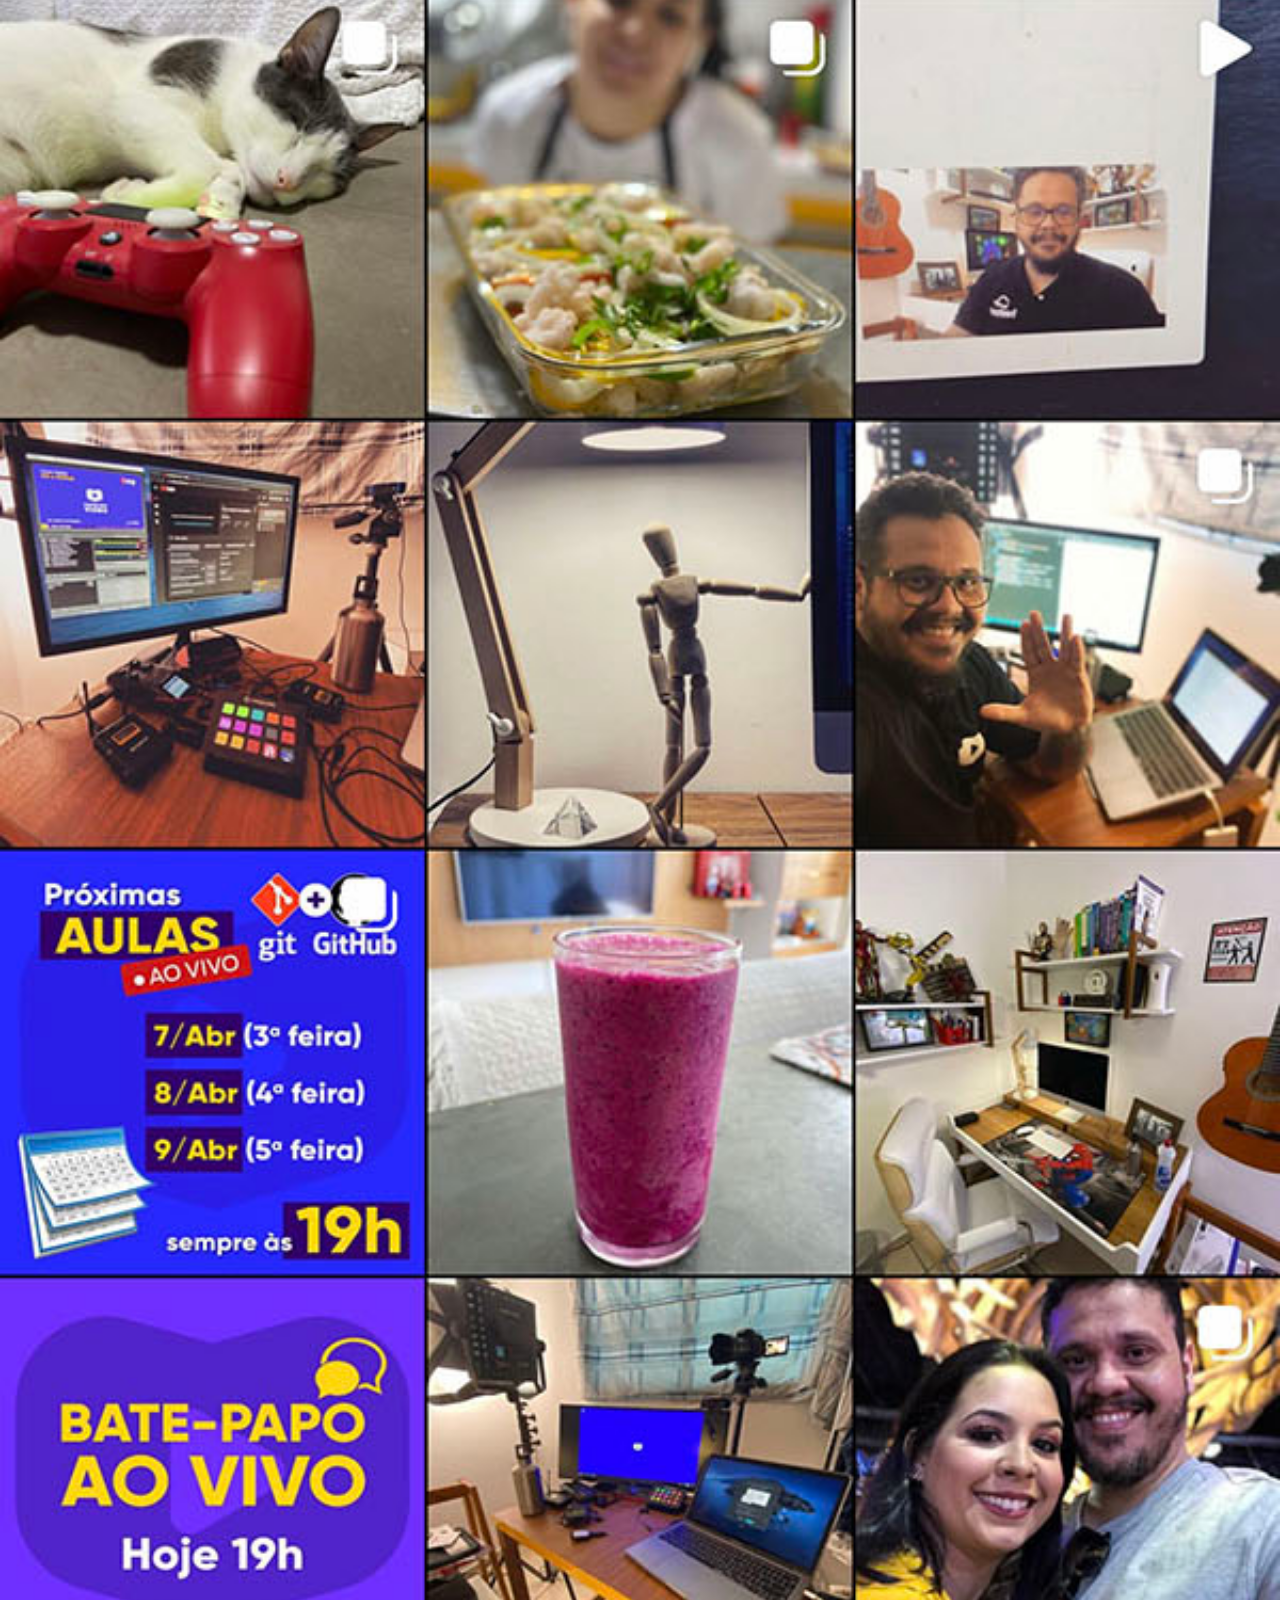
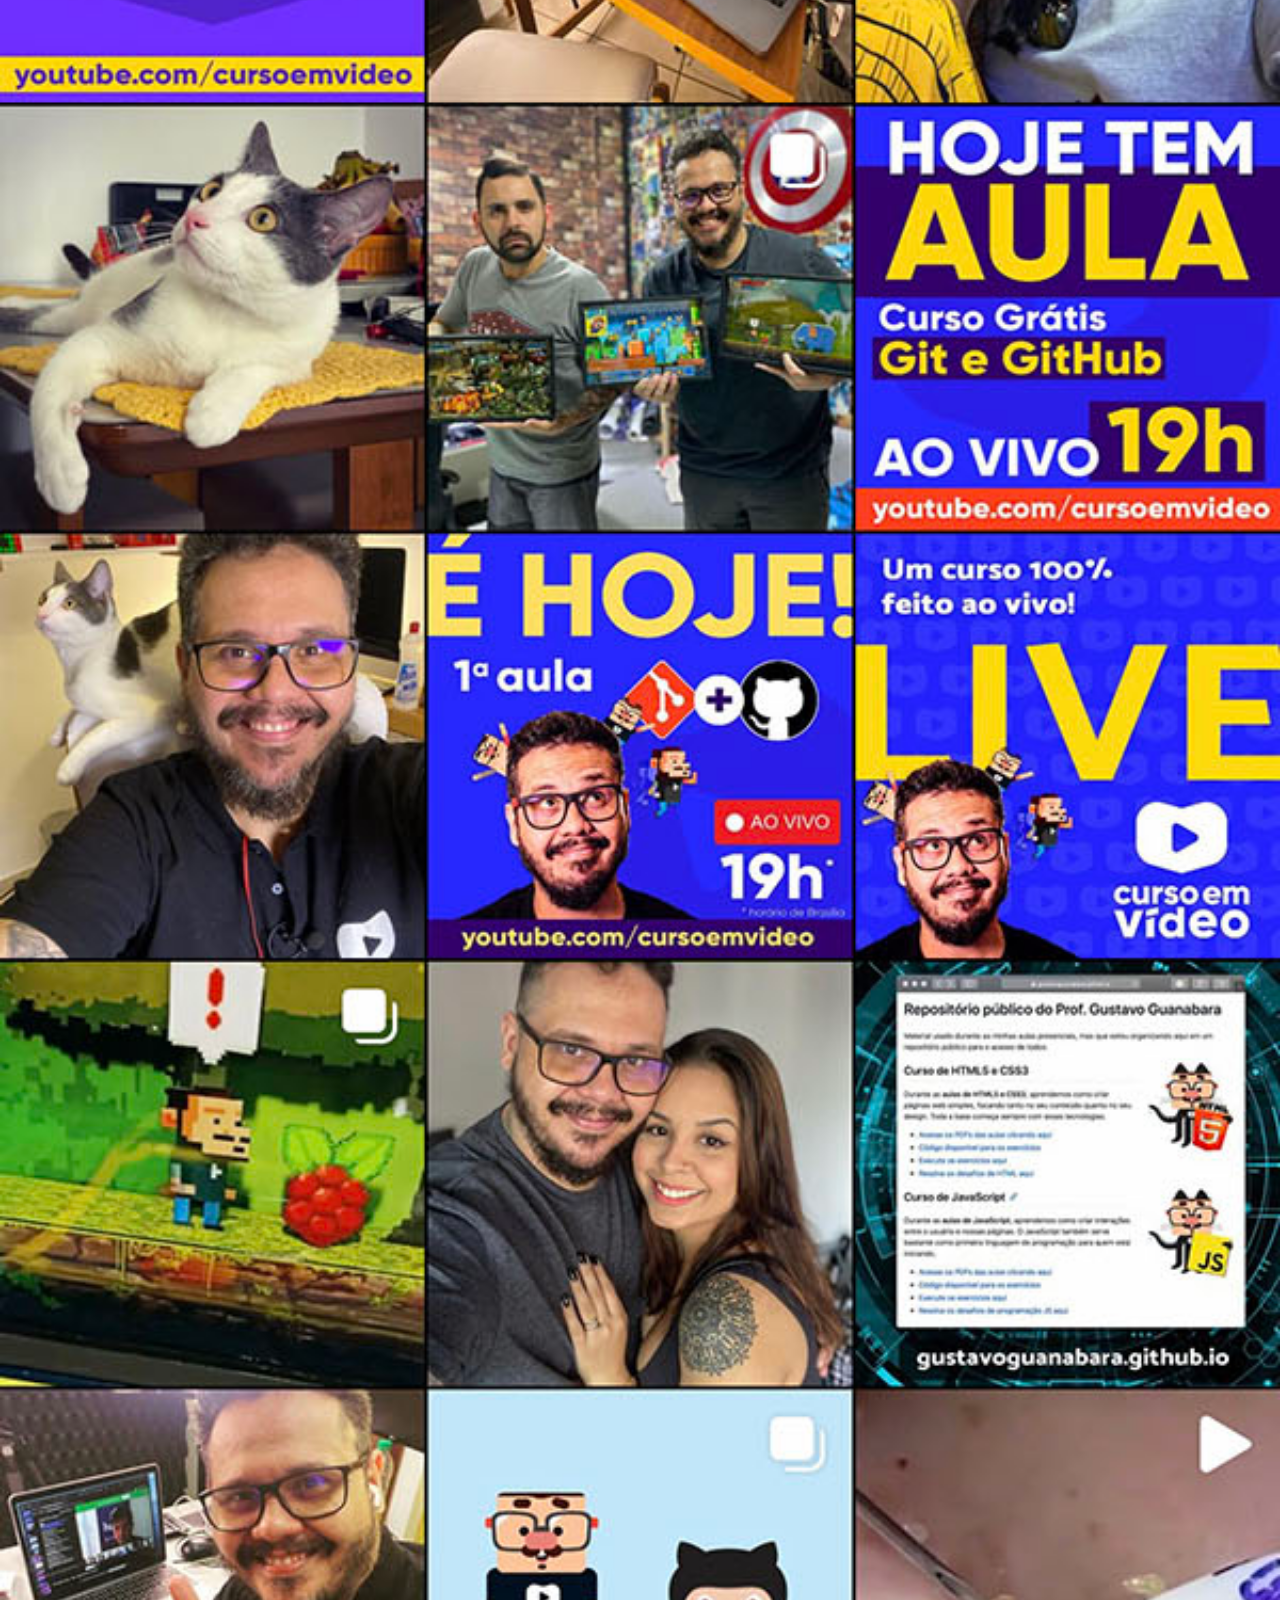
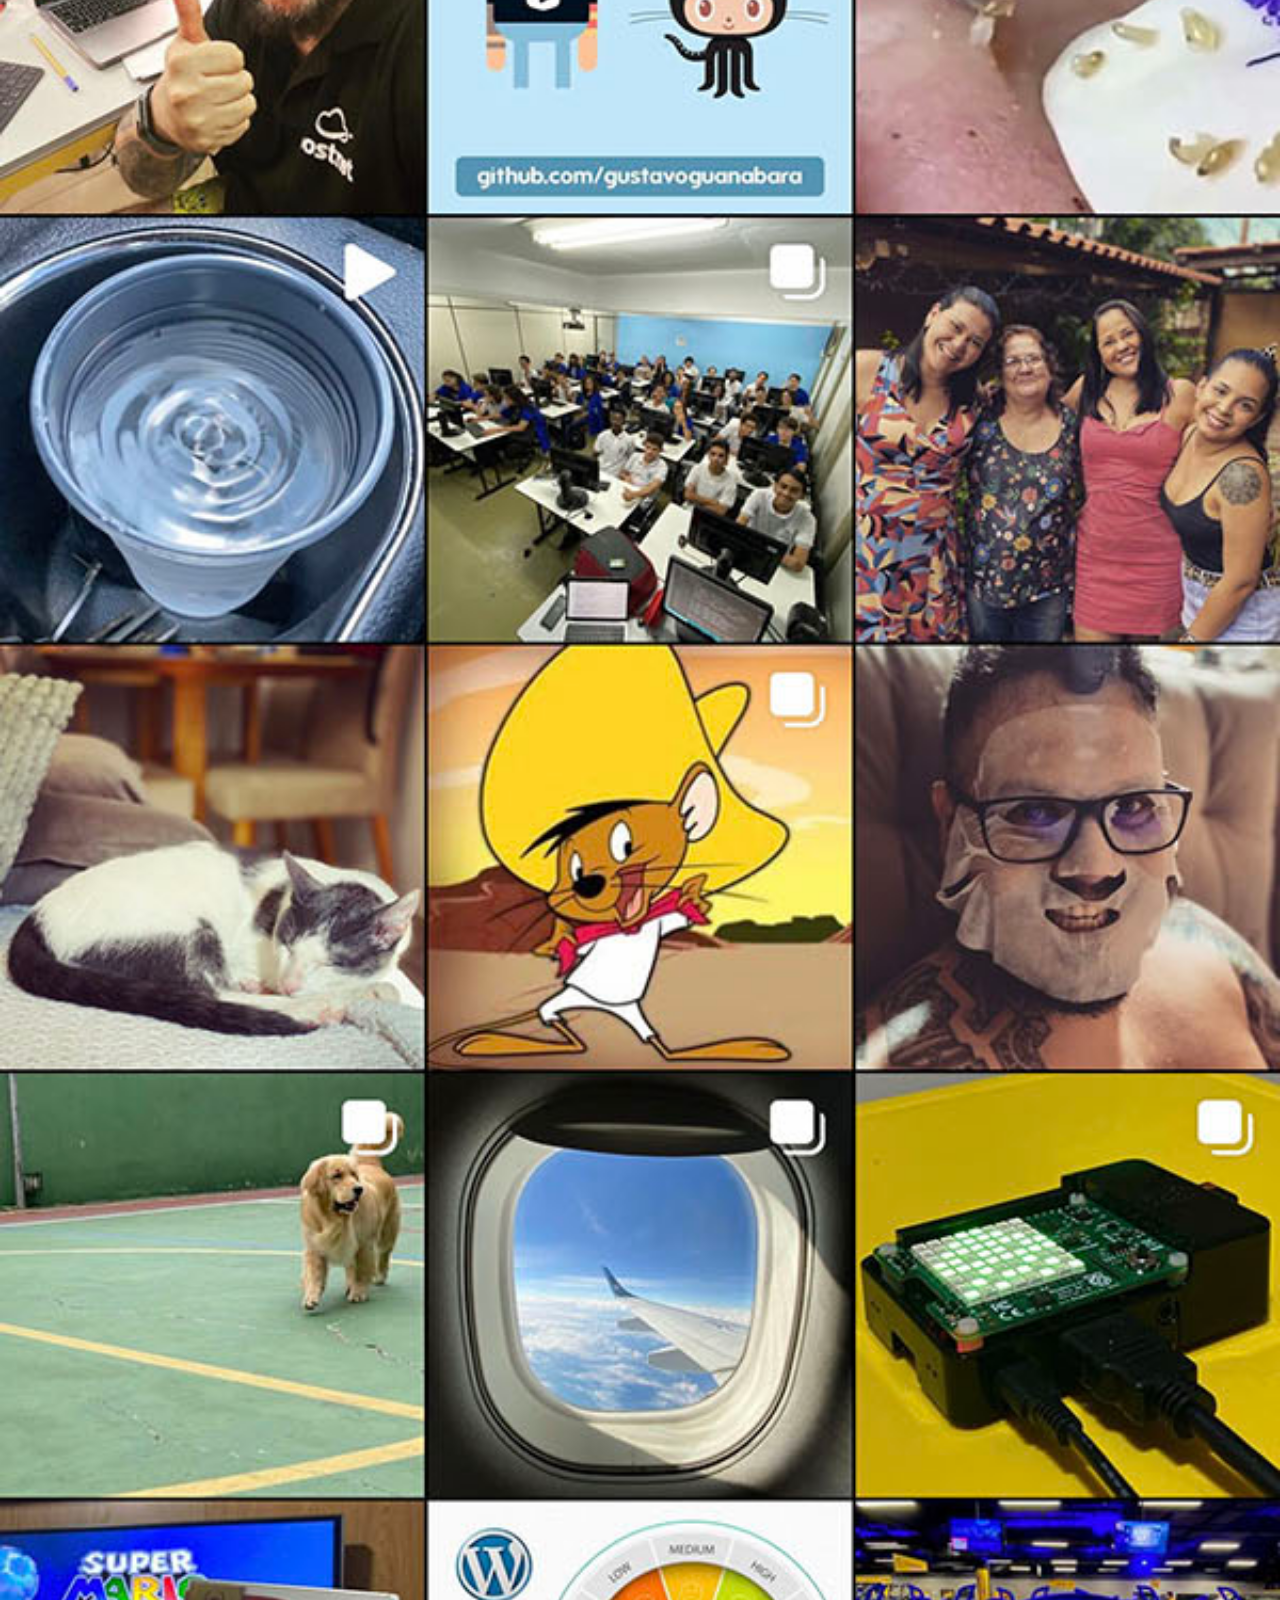
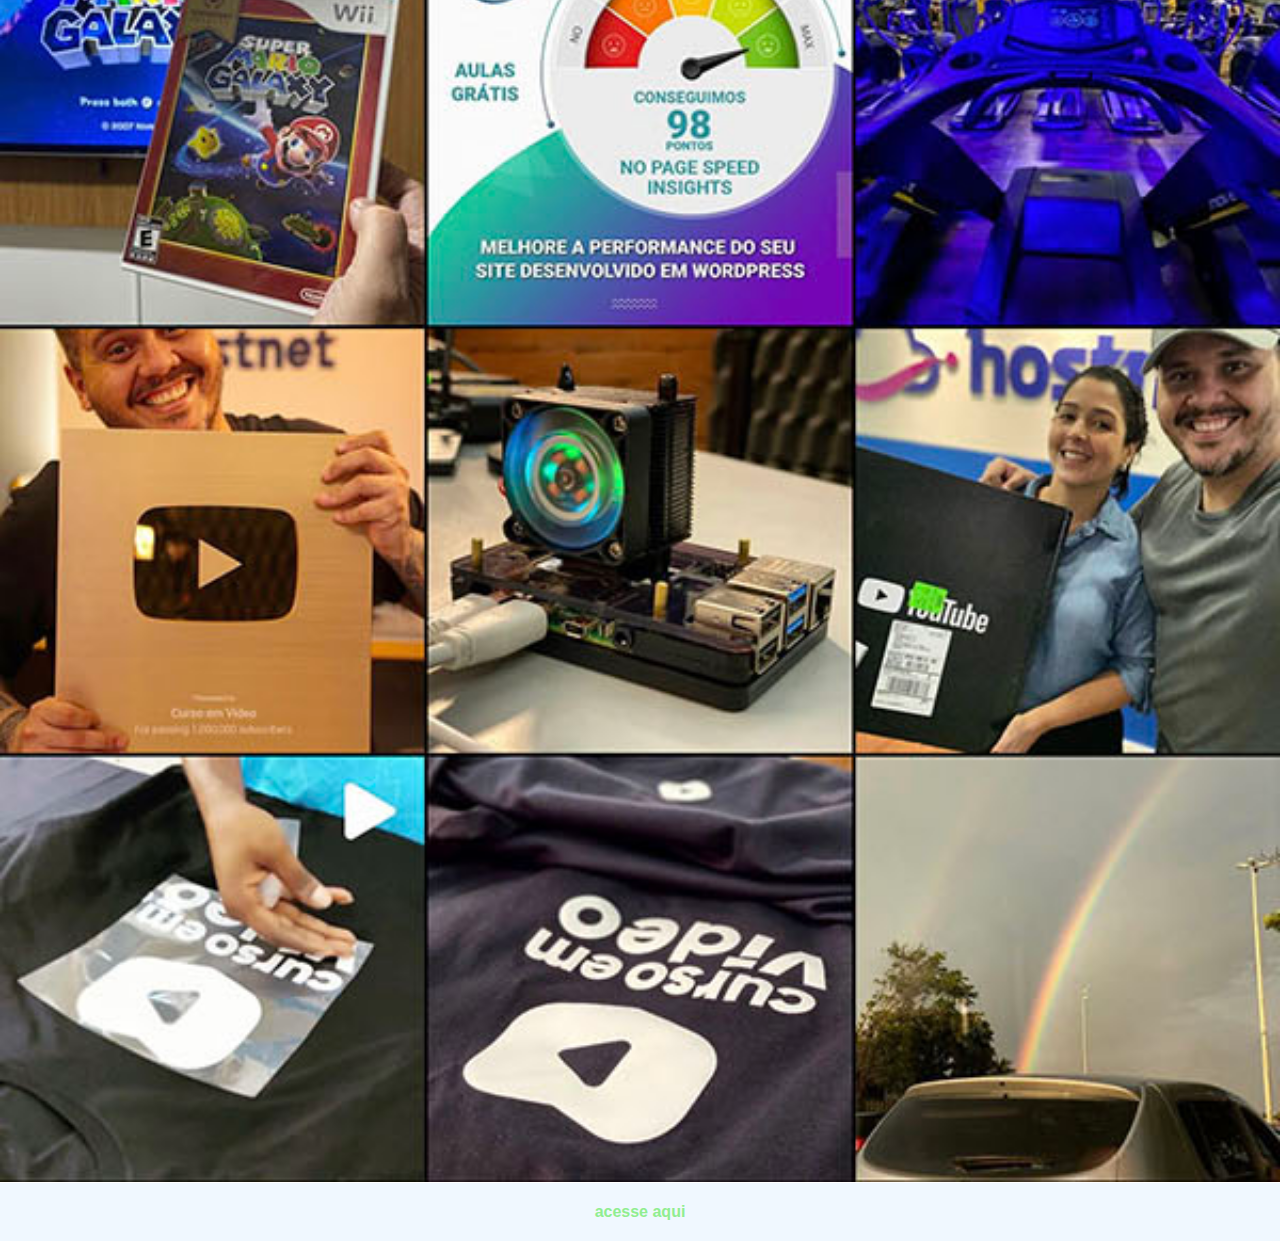
<file: instagram.html>
<!DOCTYPE html>
<html lang="pt-br">
<head>
    <meta charset="UTF-8">
    <meta name="viewport" content="width=device-width, initial-scale=1.0">
    <title>instagram</title>
    <link rel="stylesheet" href="estilos/social.css">
</head>
<body>
    <img src="imagens/tela-instagram.jpg" alt="instagram">
    <a href="https://www.instagram.com/">acesse aqui</a>
</body>
</html>
</file>
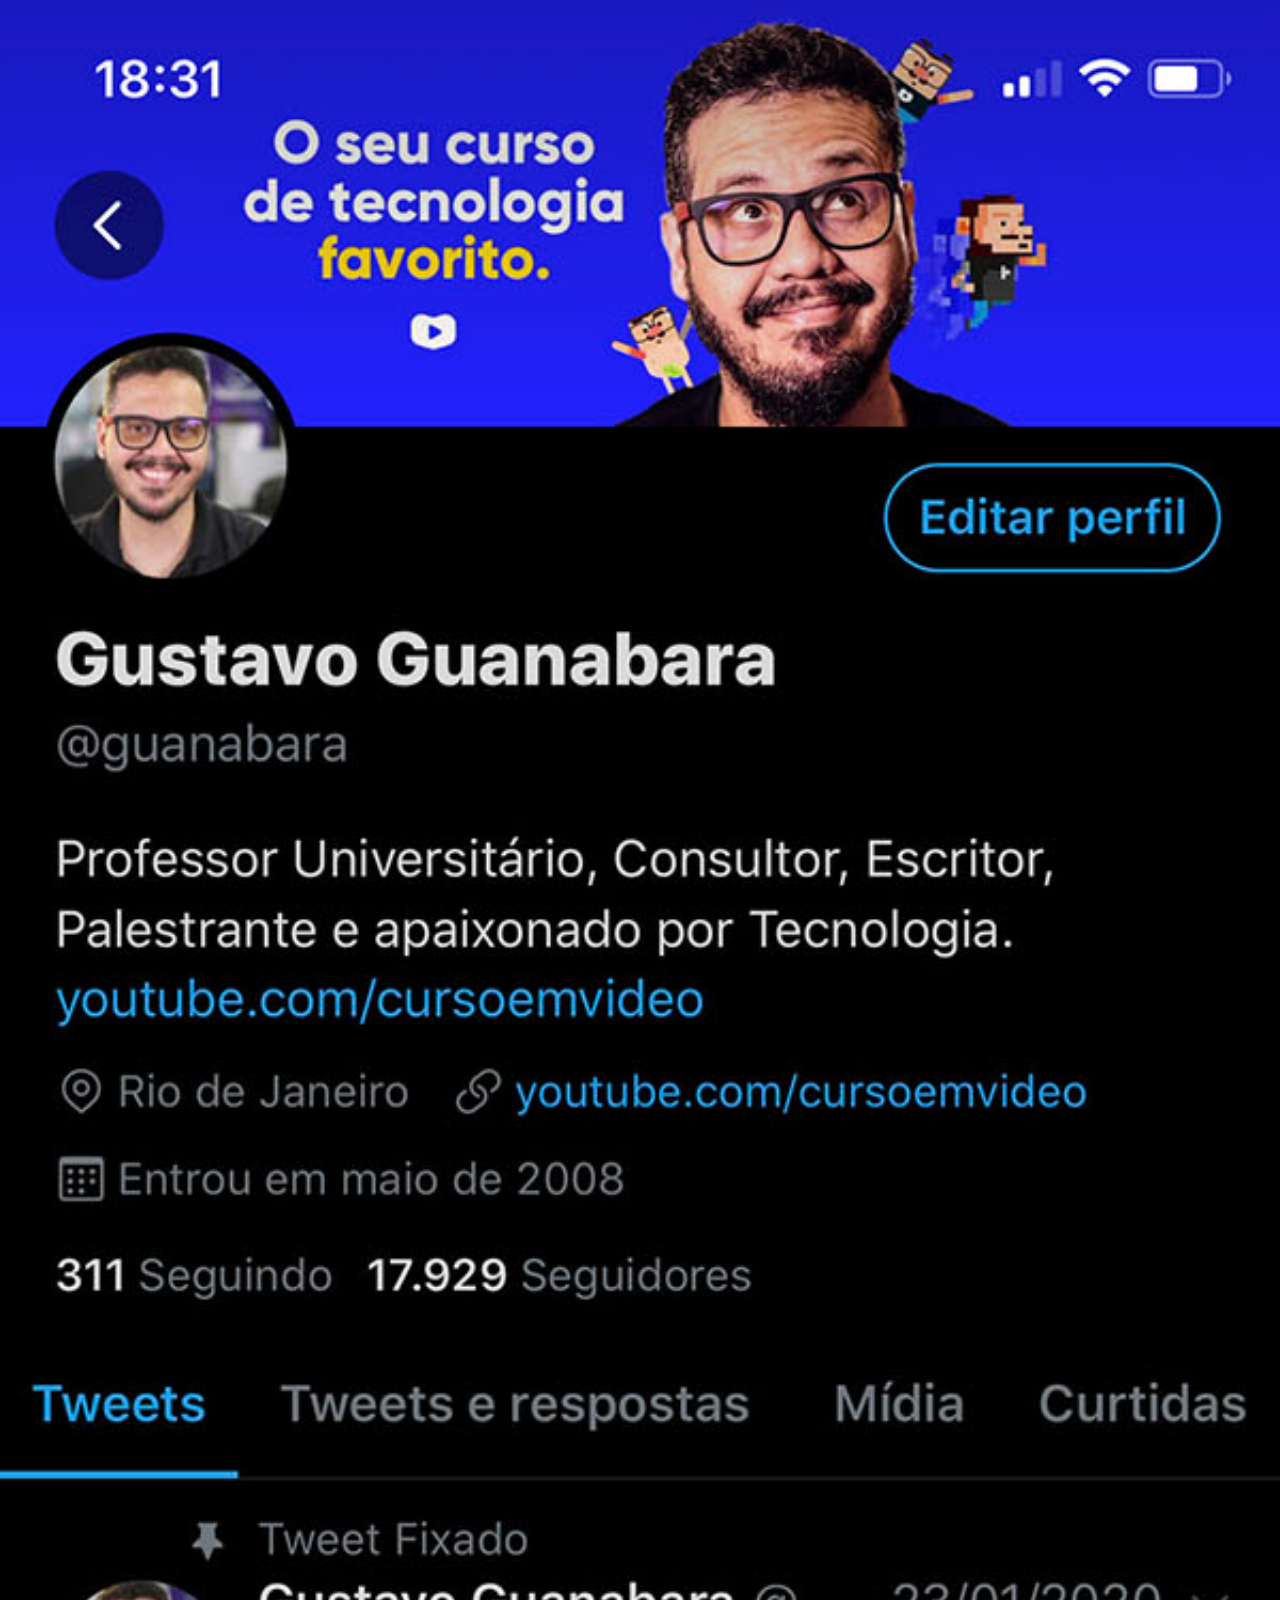
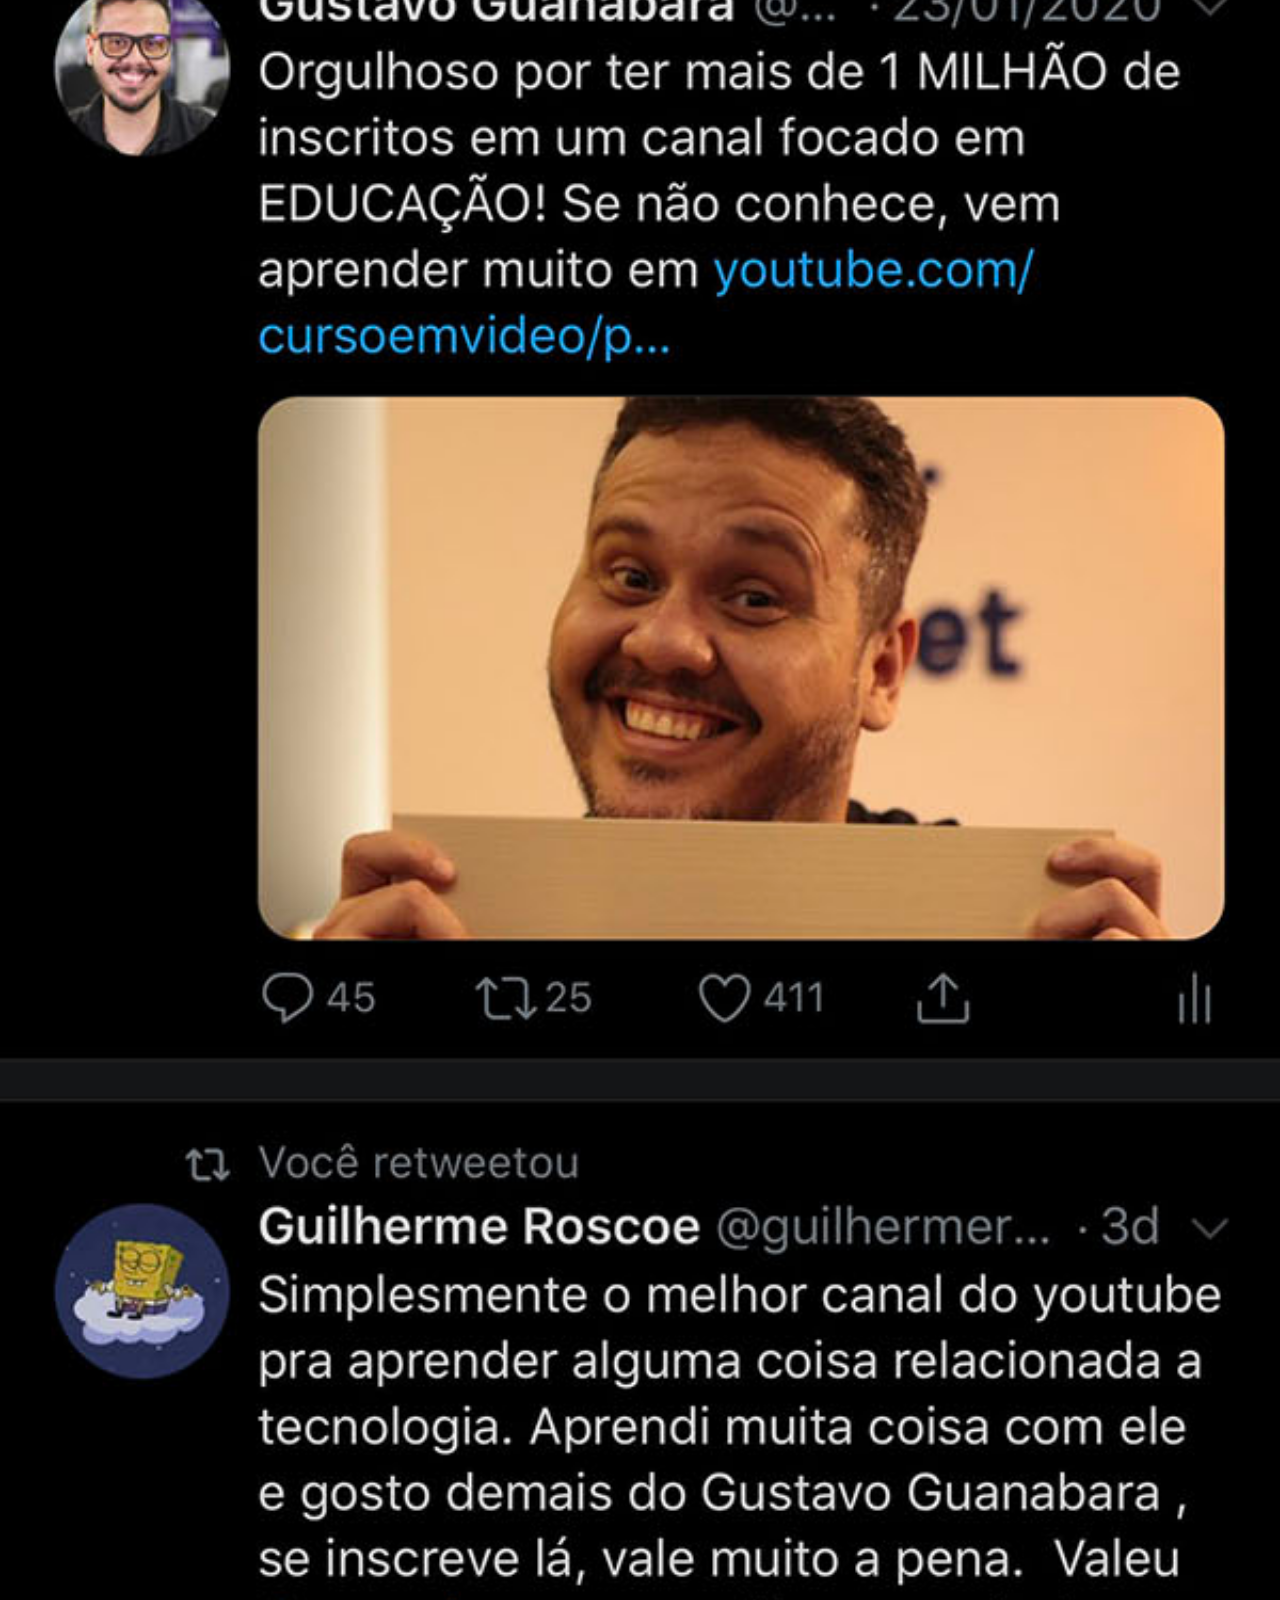
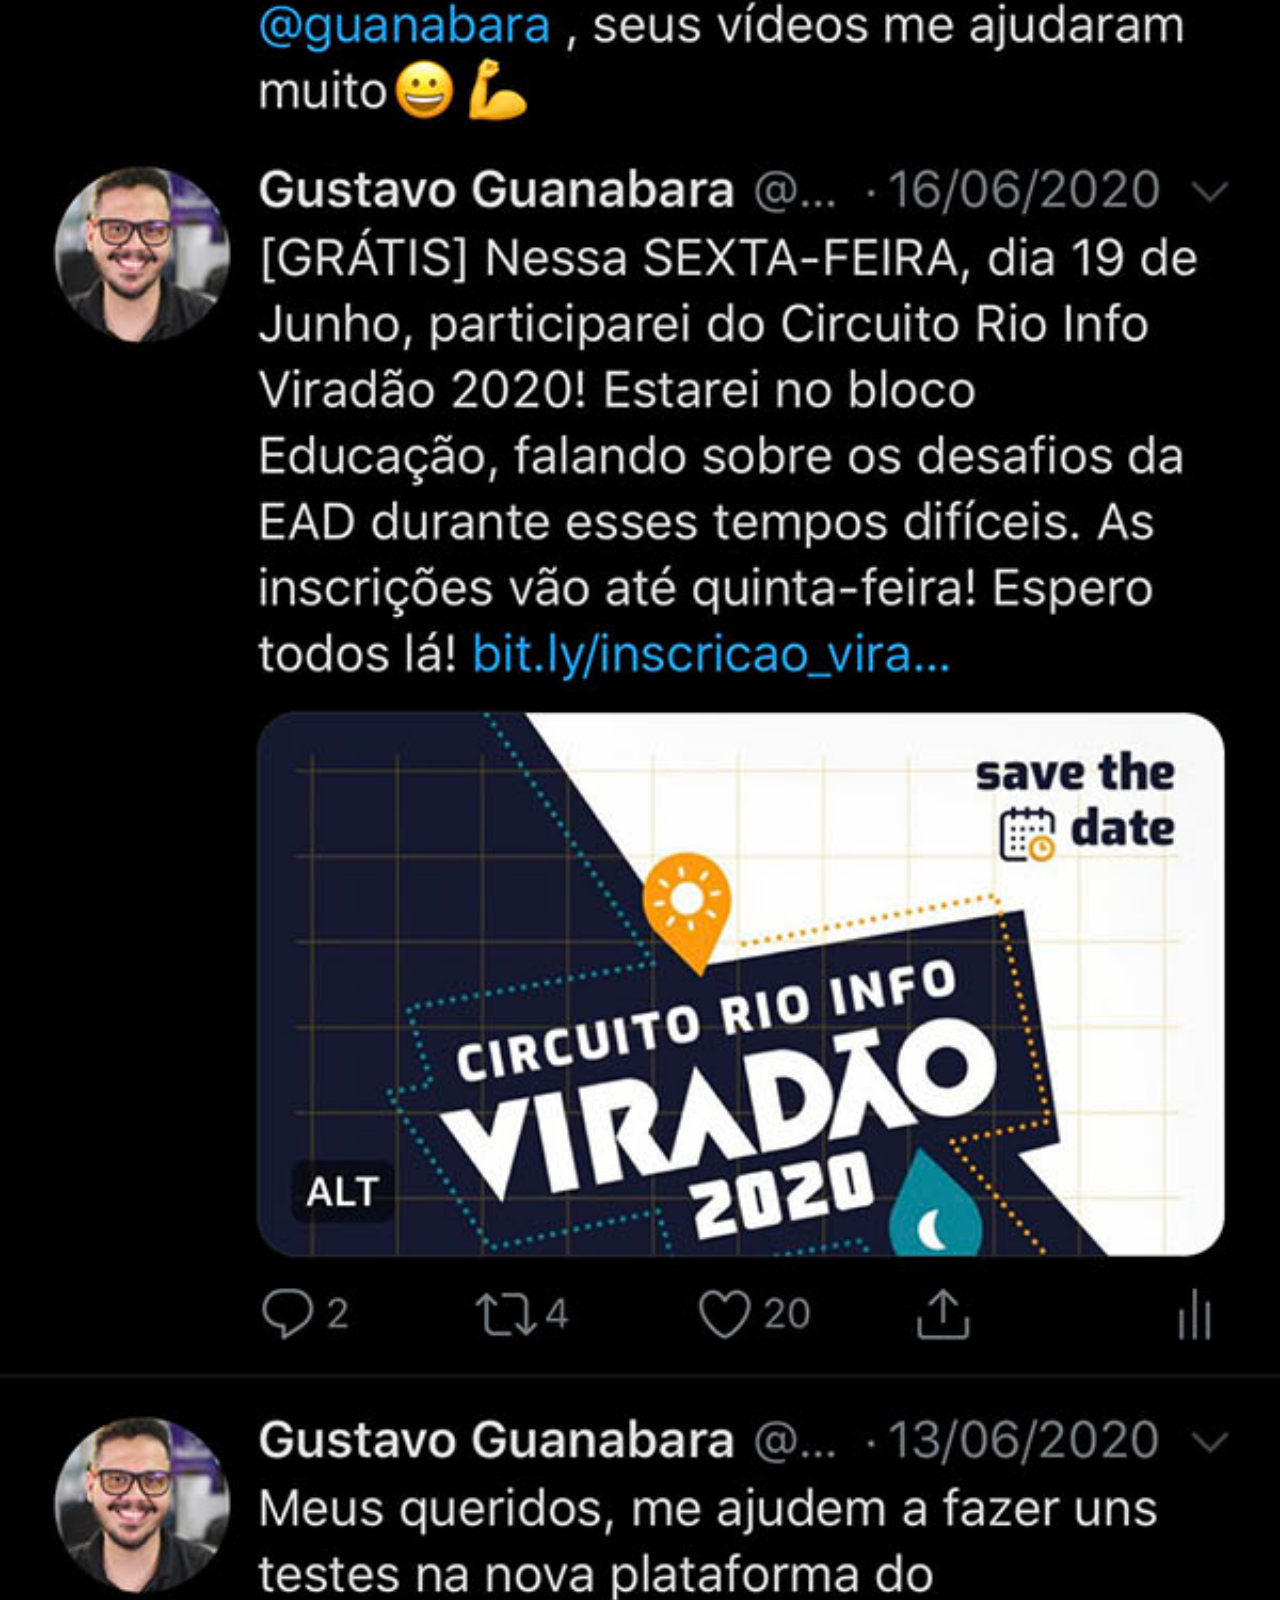
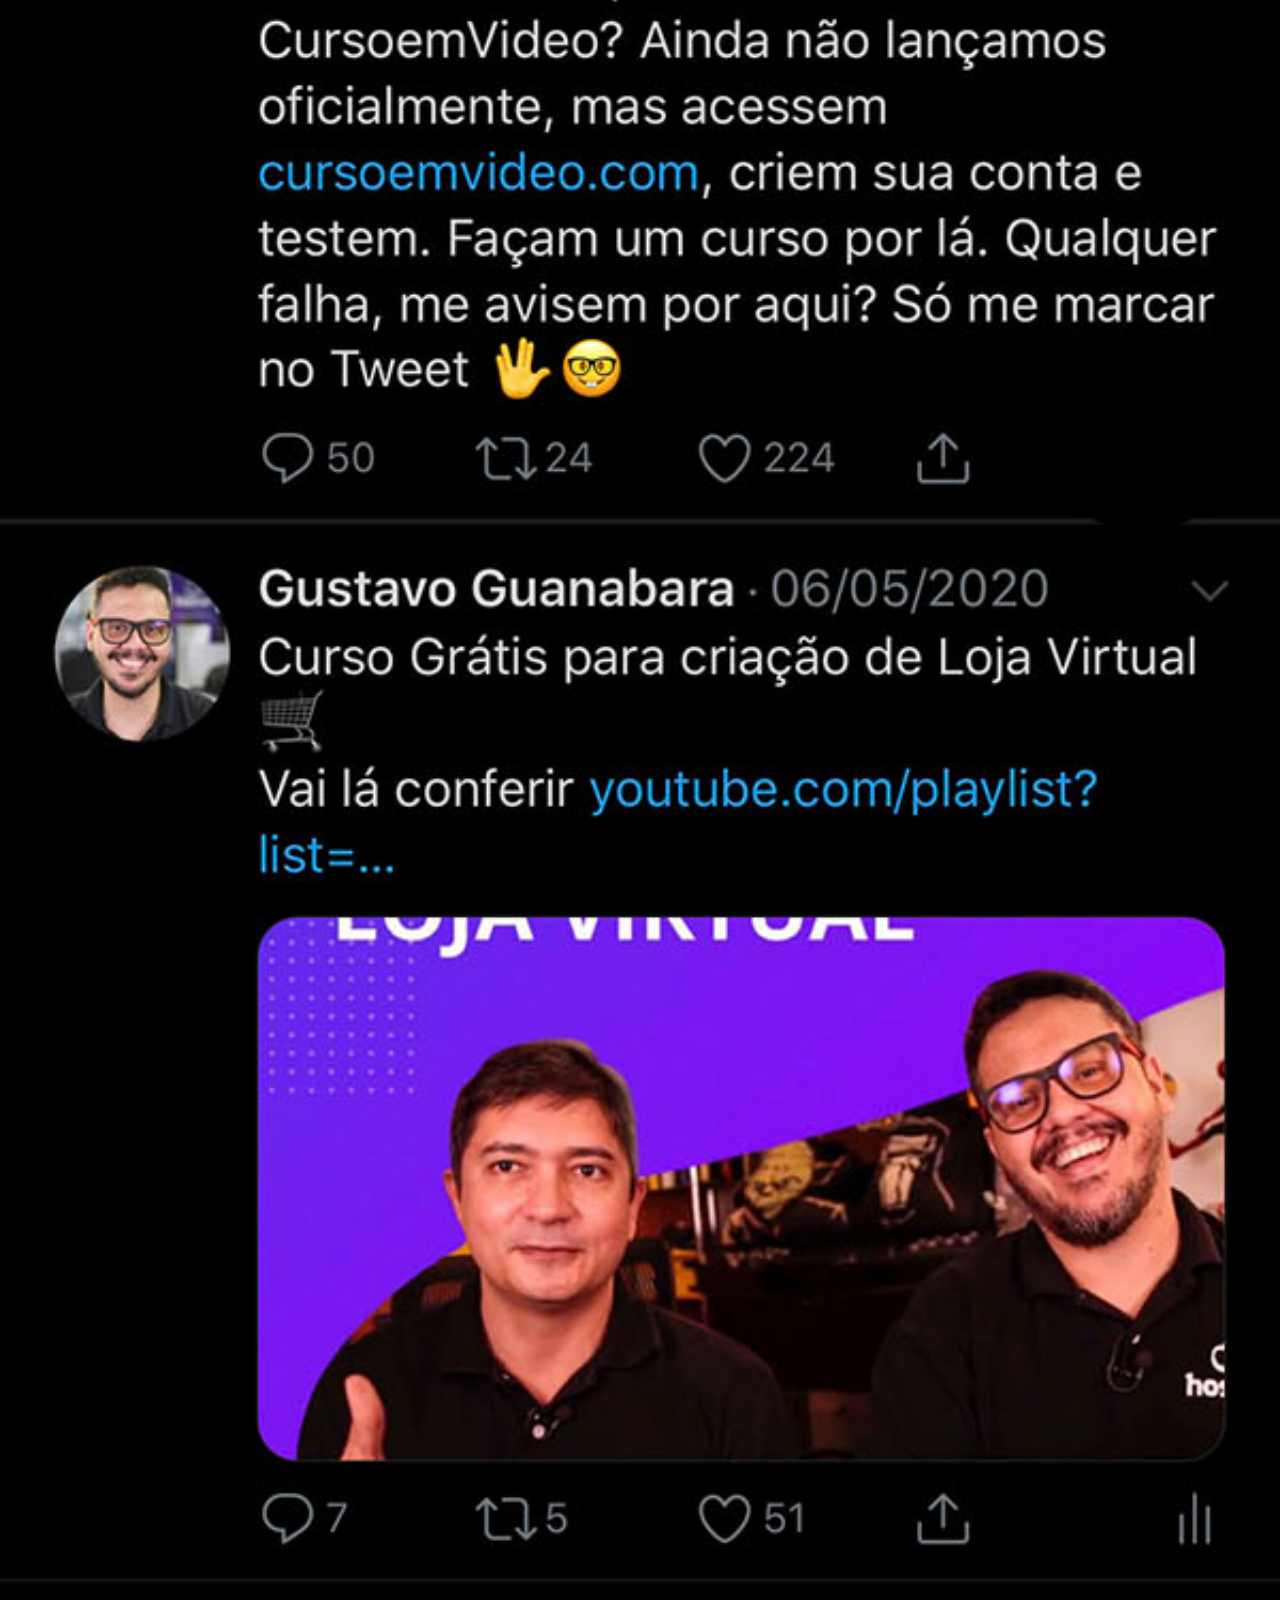
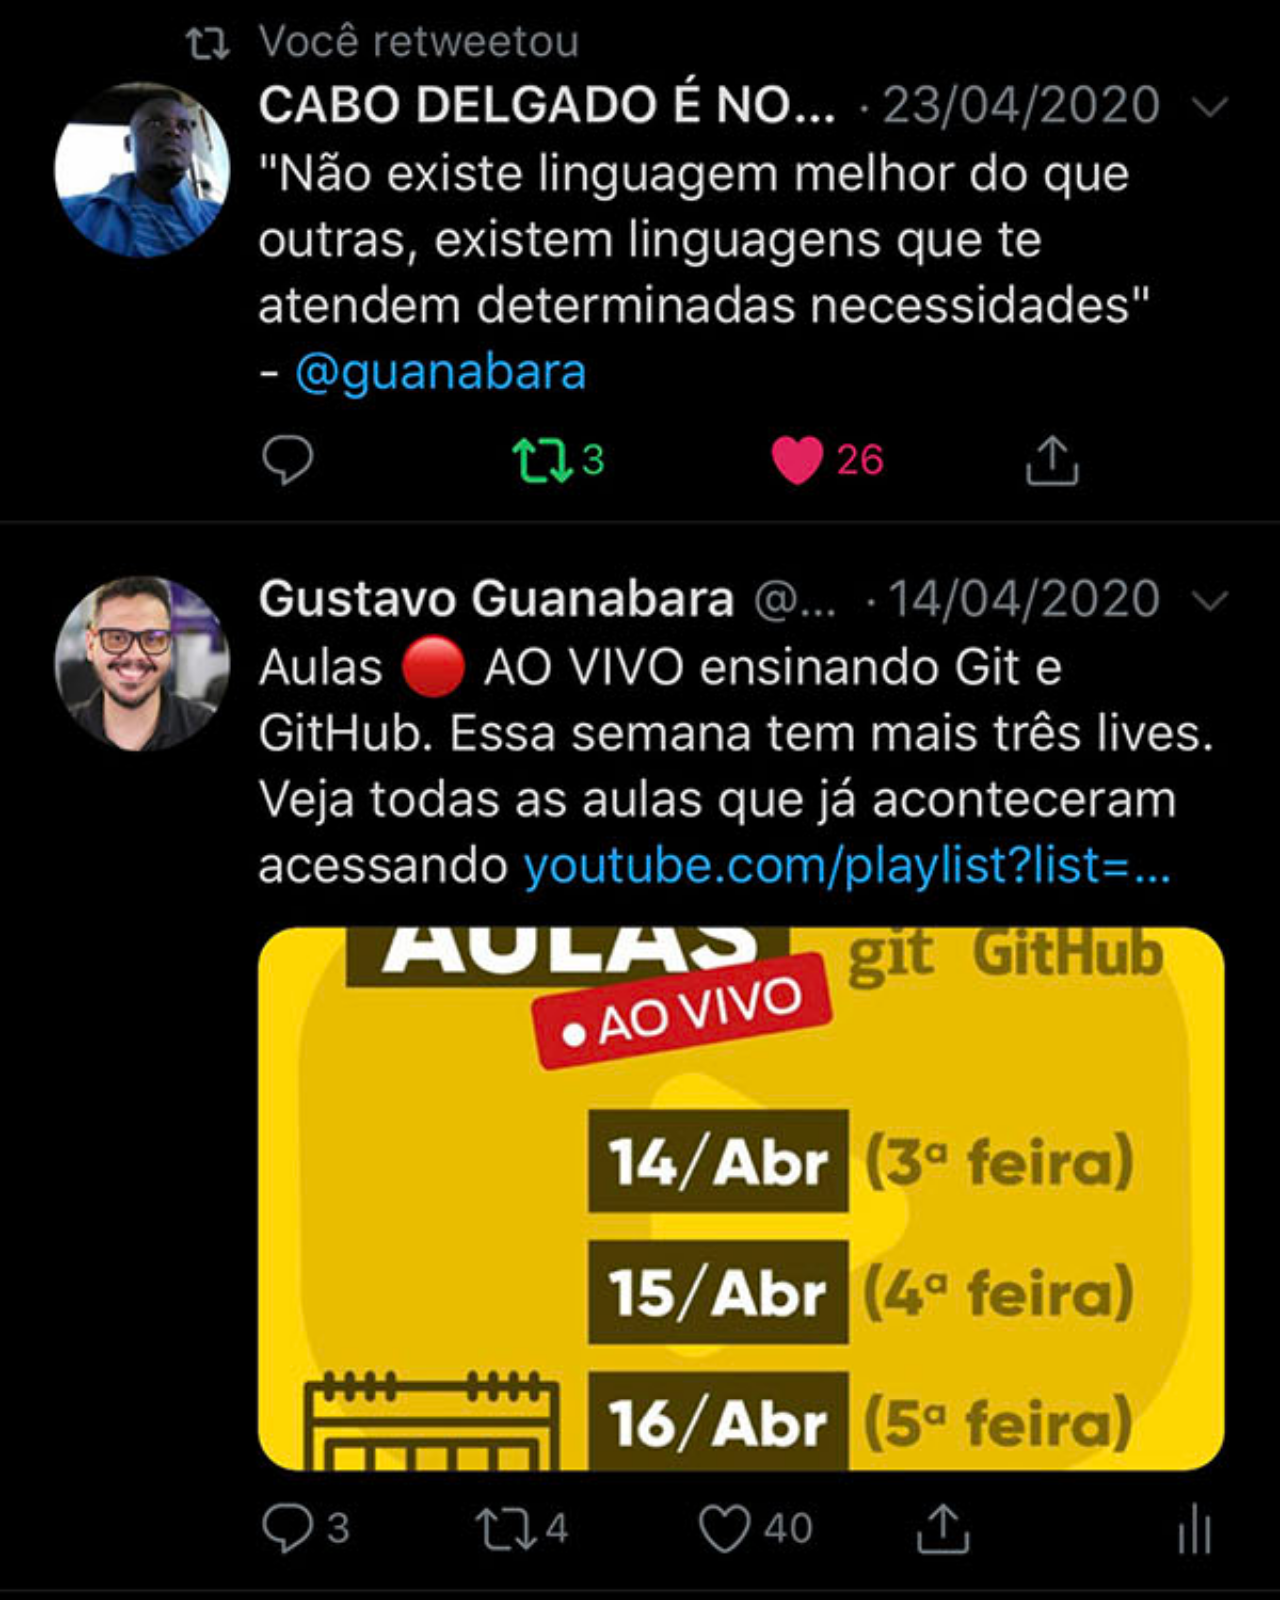
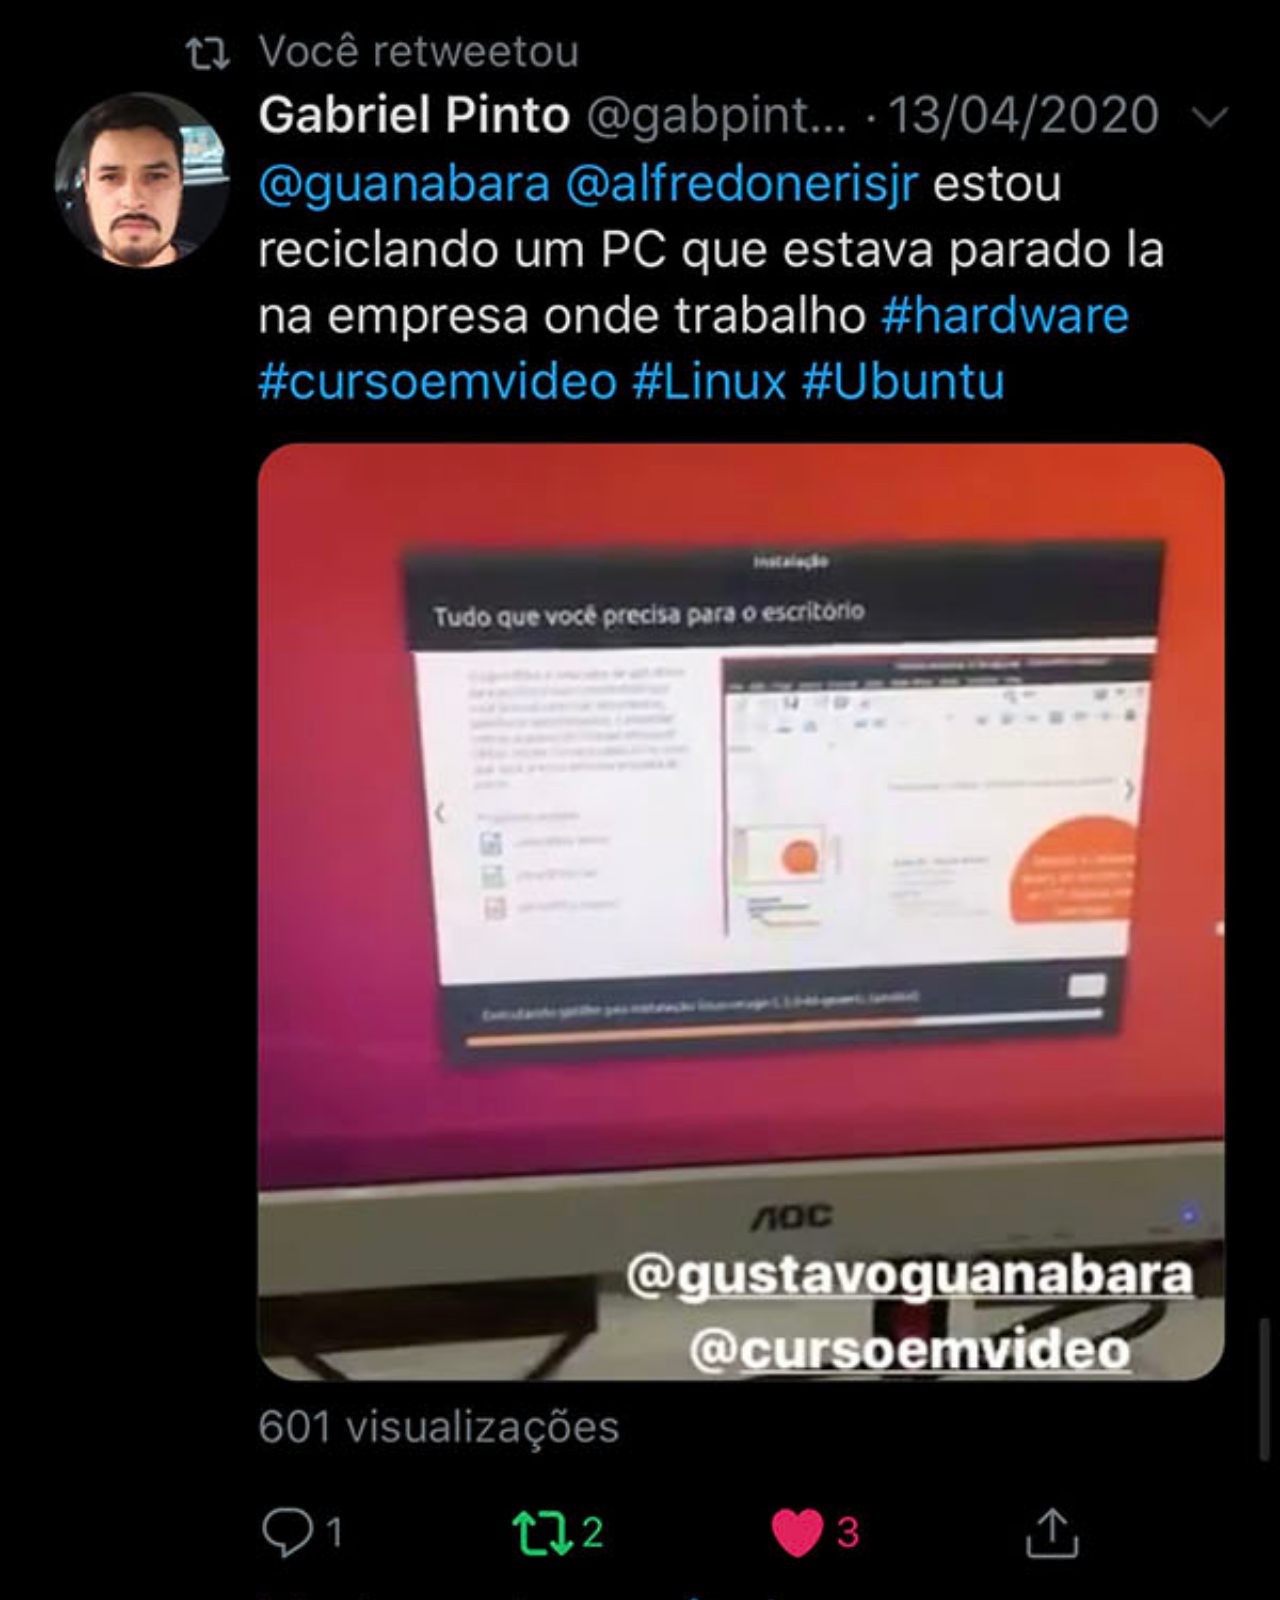
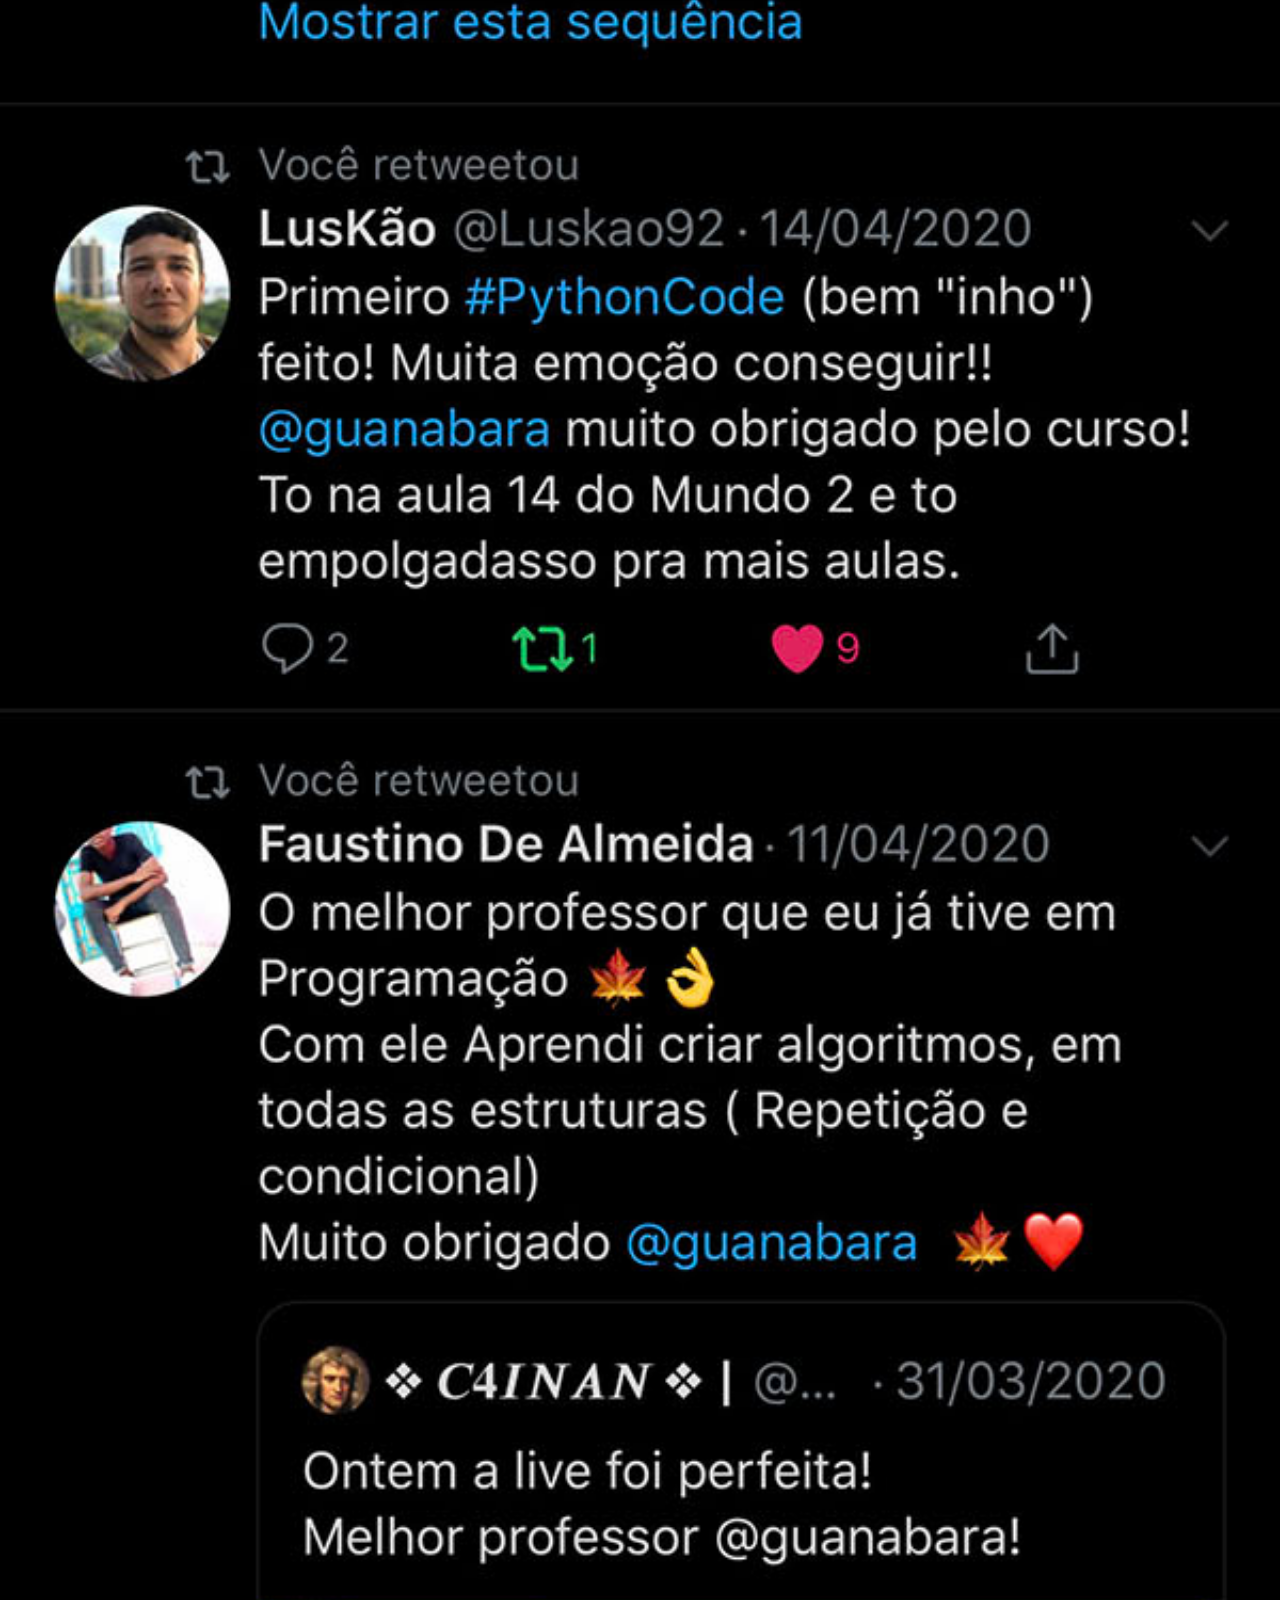
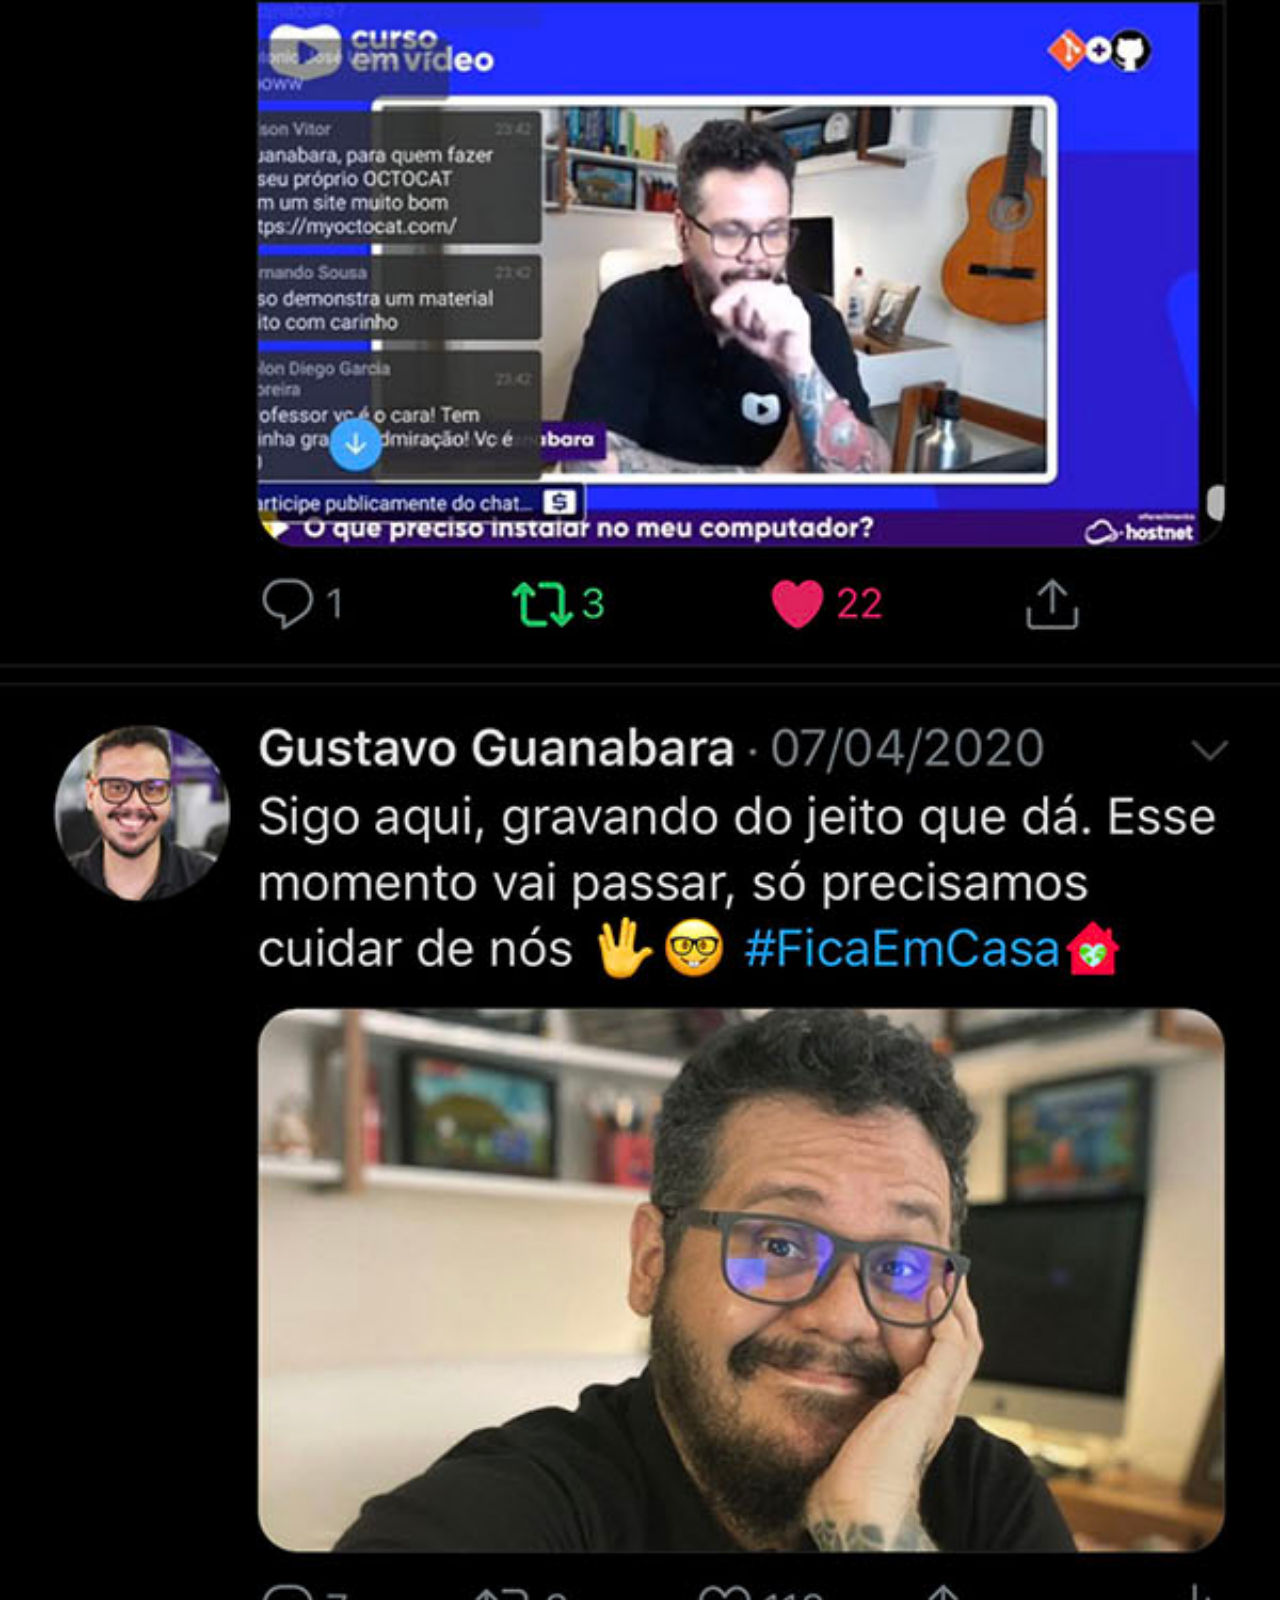
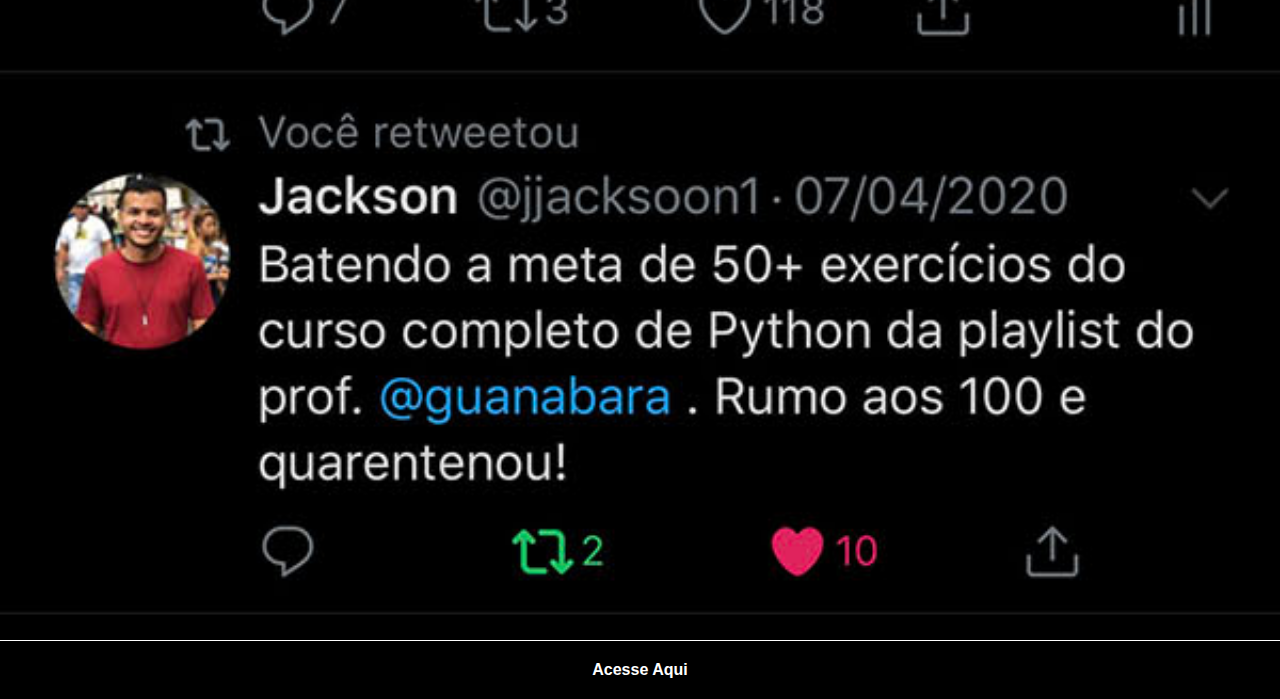
<file: twitter.html>
<!DOCTYPE html>
<html lang="pt-br">
<head>
    <meta charset="UTF-8">
    <meta name="viewport" content="width=device-width, initial-scale=1.0">
    <title>twitter</title>
    <style>
        *{
            margin: 0px;
            padding: 0px;
            font-family: Arial, Helvetica, sans-serif;
        }
        ::-webkit-scrollbar{width: 0px;
        height: 0px;}
        img{
            width: 100vw;
        }
        a{
            display: block;
            background-color: black;
            color: white;
            font-weight: bolder;
            text-align: center;
            padding: 20px;
            margin: -3px;
            text-decoration: none;
            transition: .7s;

        }
        a:hover{
            background-color: rgba(0, 0, 0, 0.836);
            color: brown;
            font-size: 1.2em;
        }
    </style>
</head>
<body>
    <img src="imagens/tela-twitter.jpg" alt="twitter">
    <a href="https://twitter.com/home?lang=pt">Acesse Aqui</a>
</body>
</html>
</file>
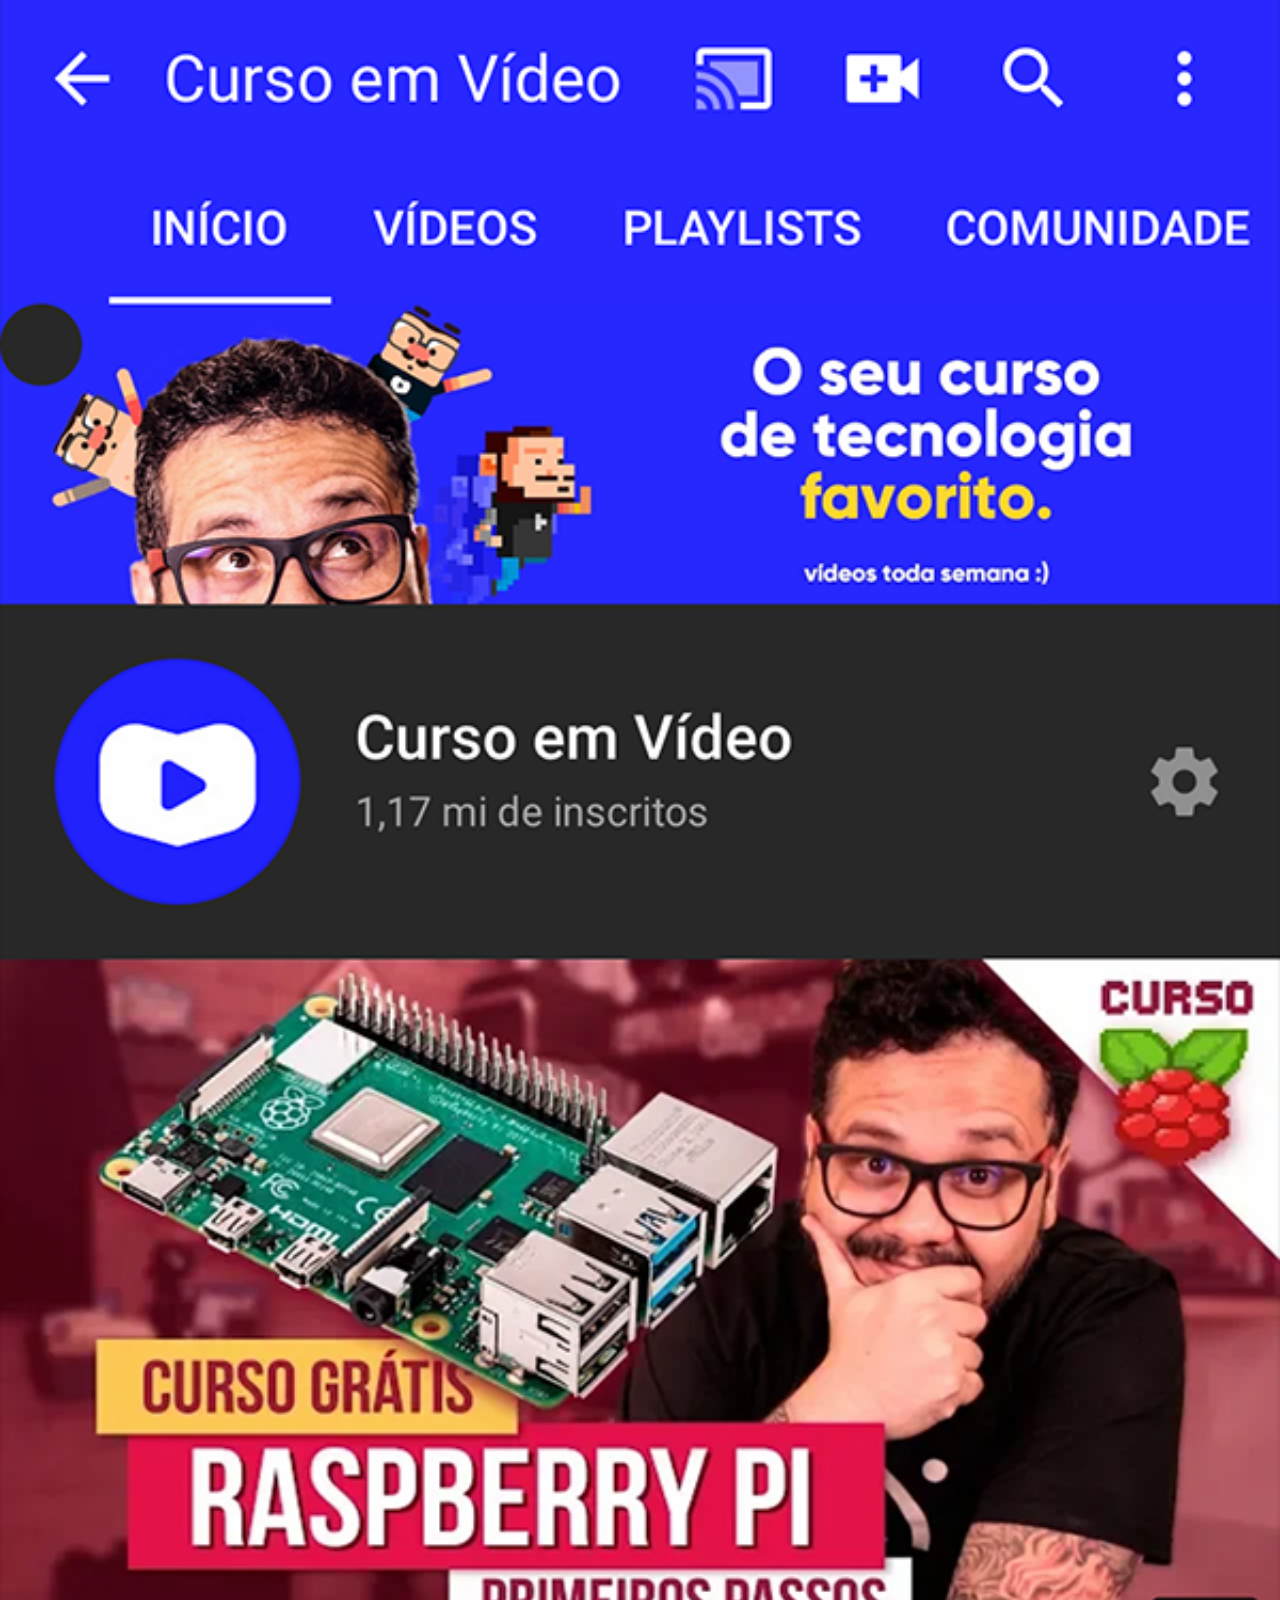
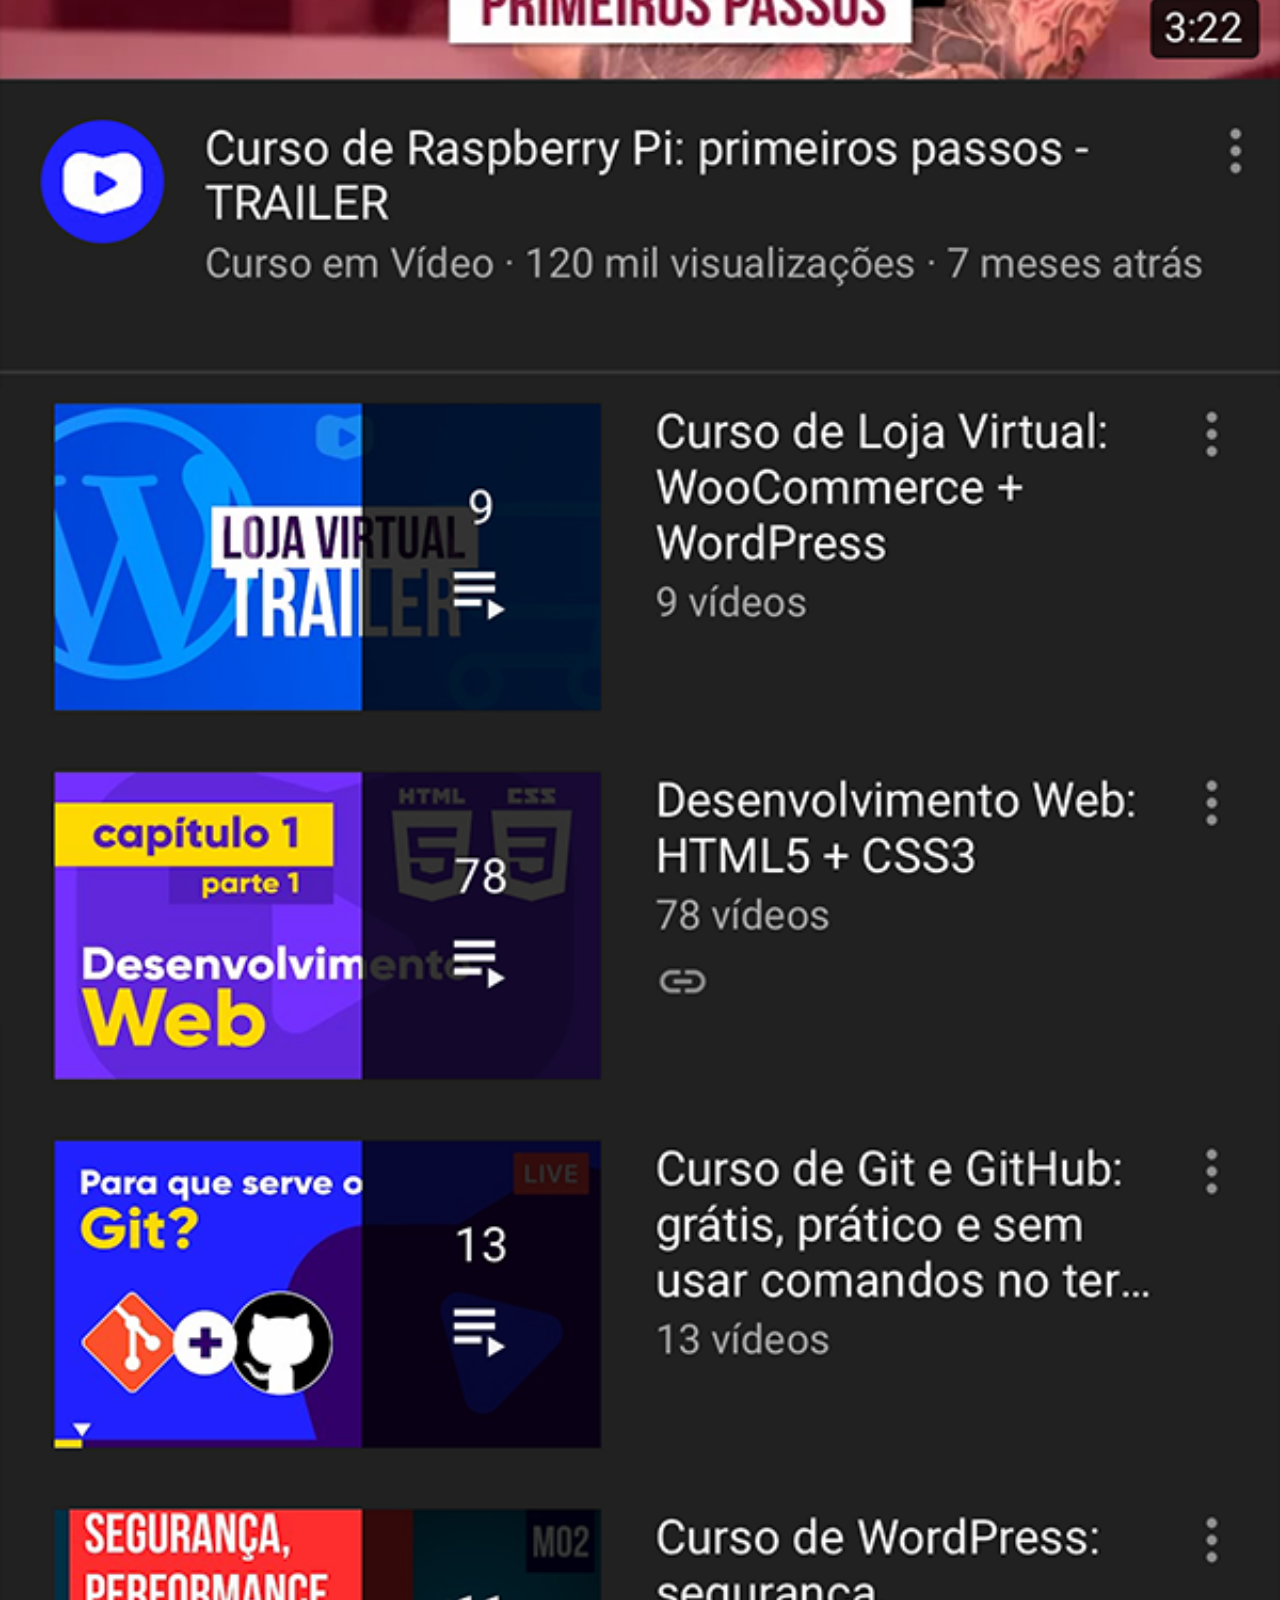
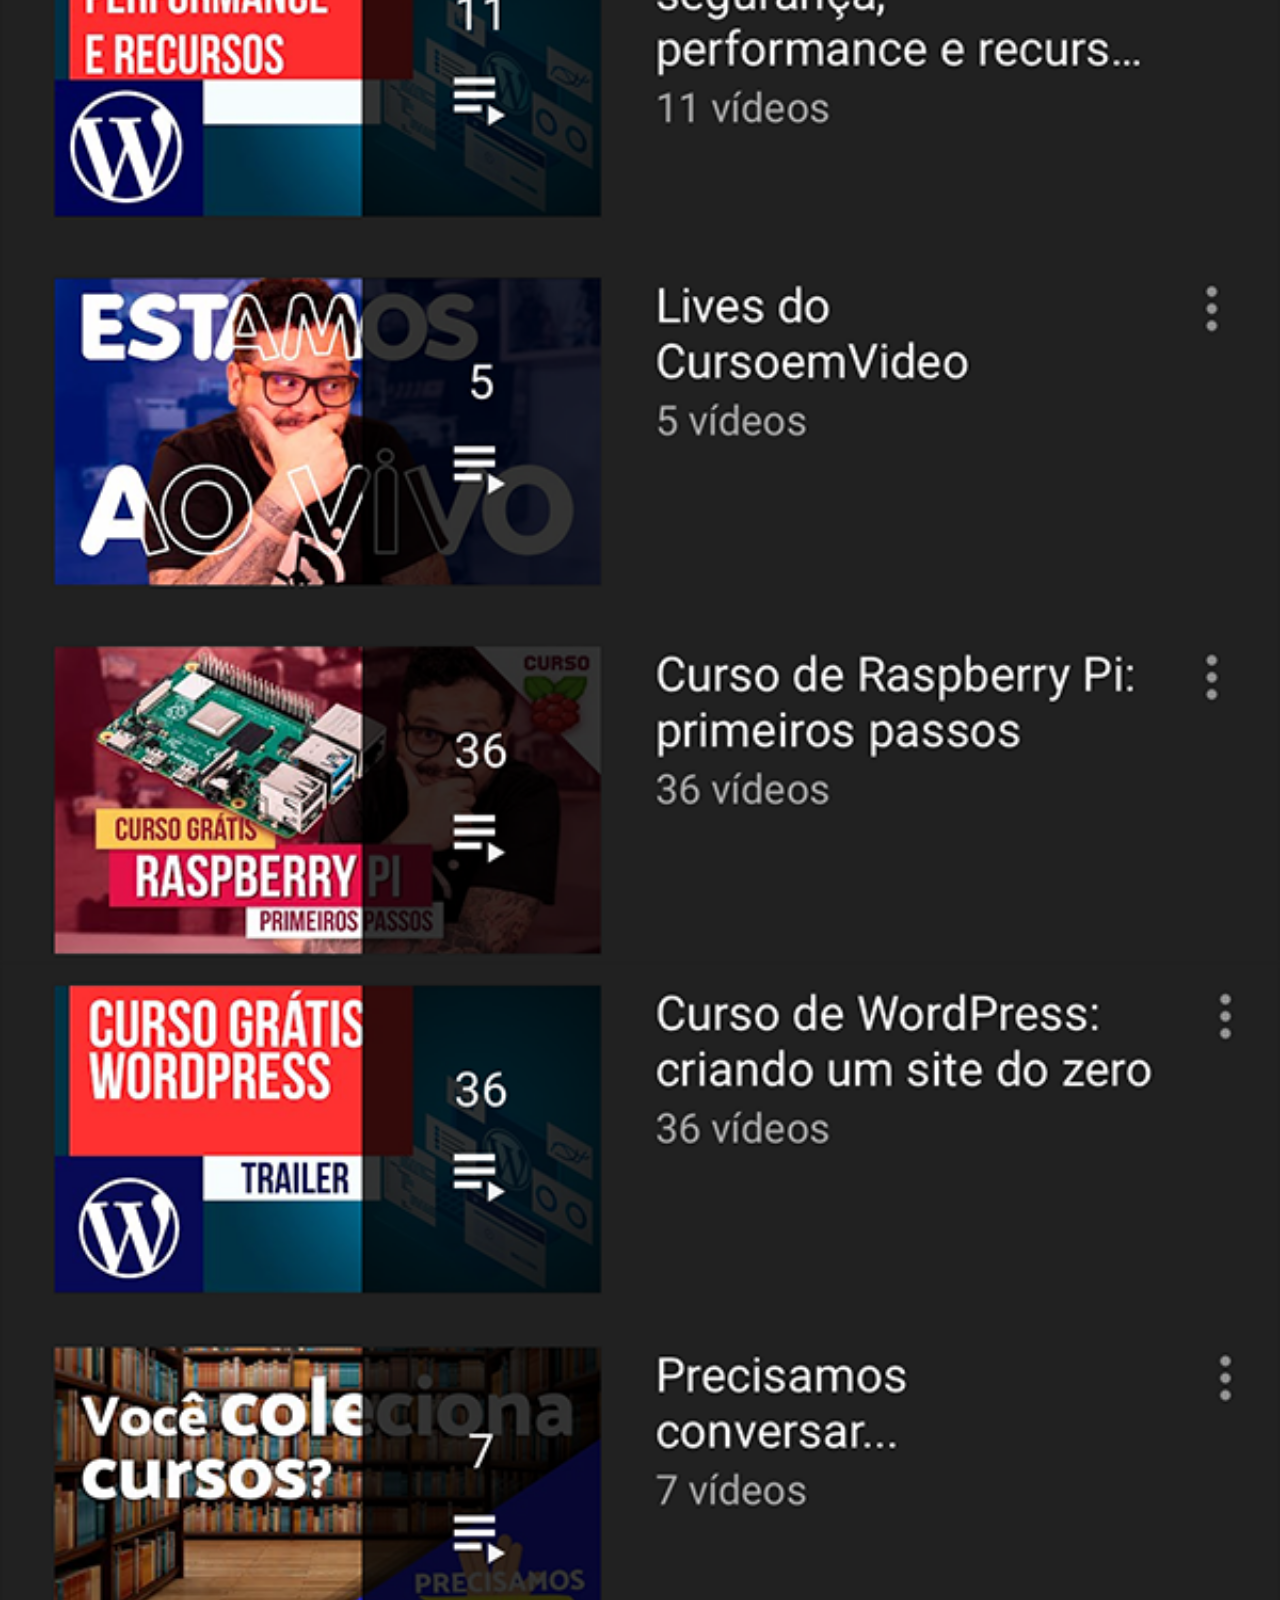
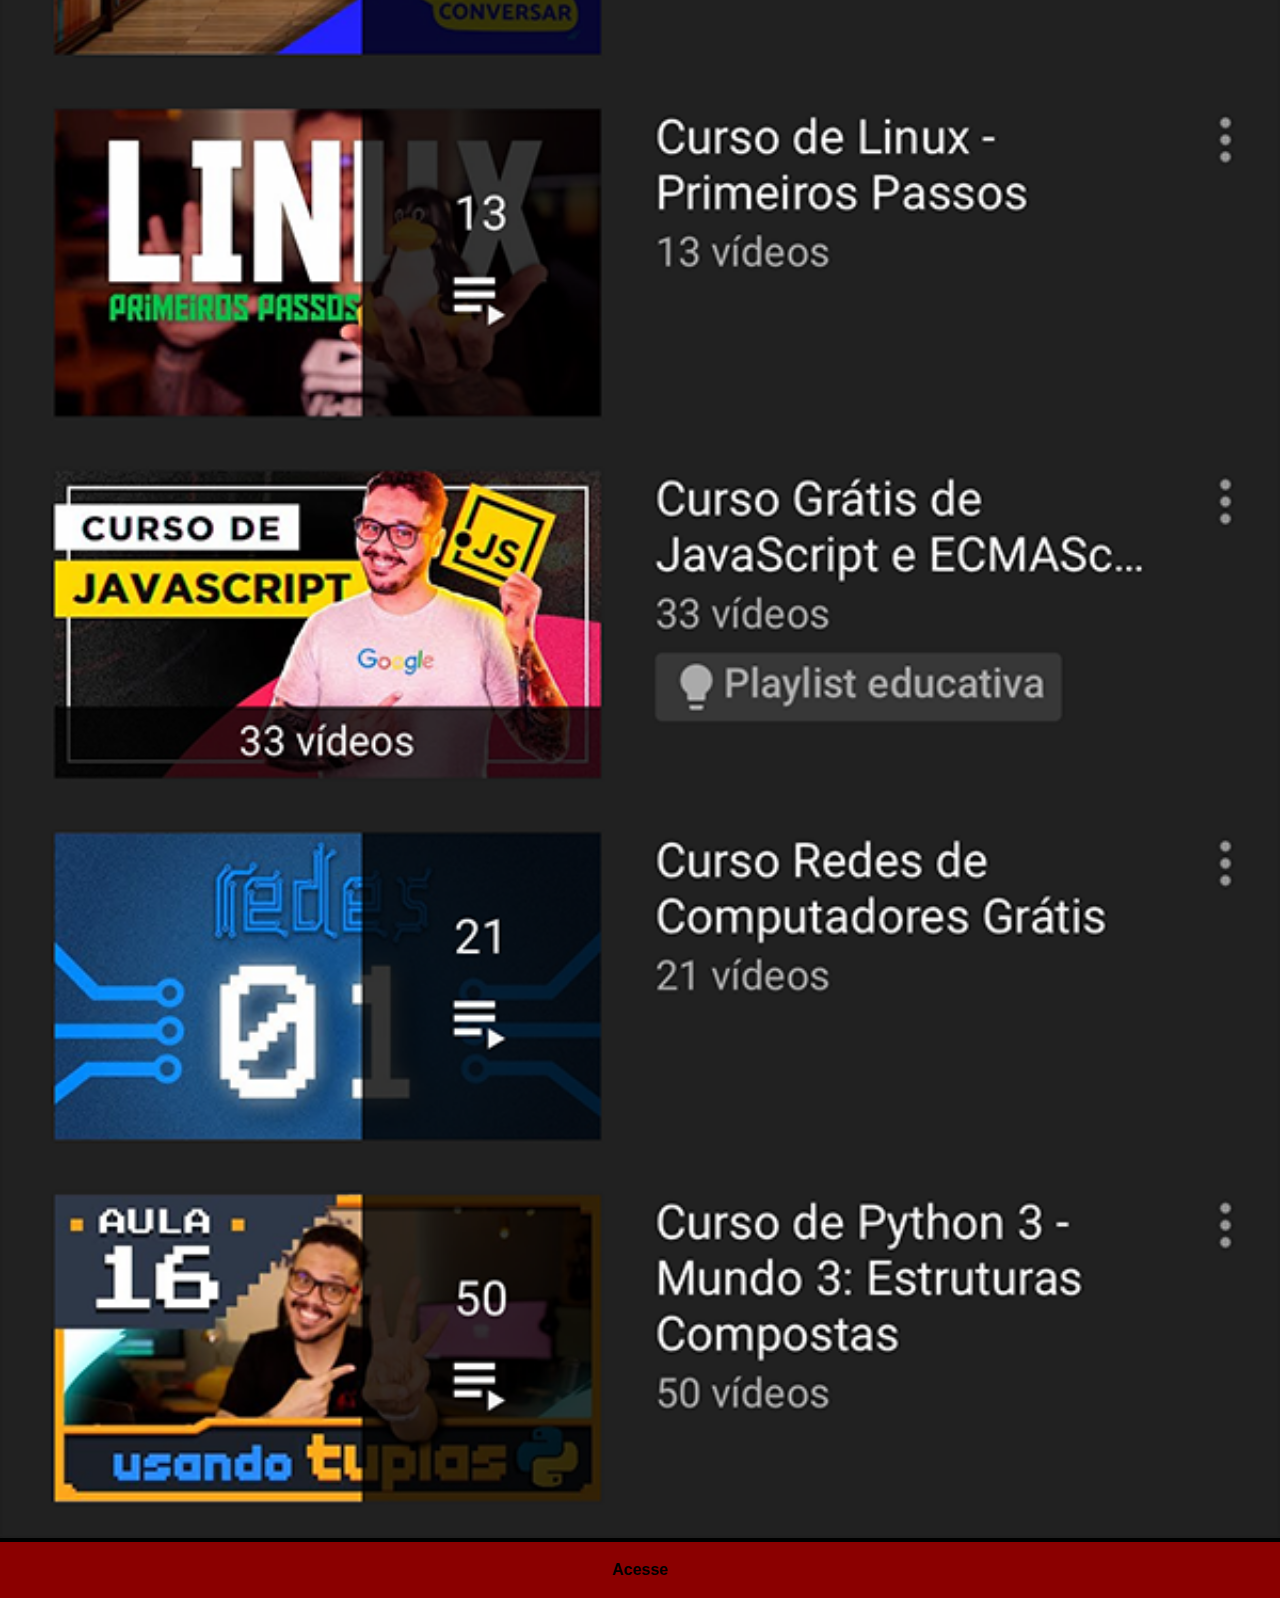
<file: youtube.html>
<!DOCTYPE html>
<html lang="pt-br">
<head>
    <meta charset="UTF-8">
    <meta name="viewport" content="width=device-width, initial-scale=1.0">
    <title>youtube</title>
</head>
<style>
    /*vamos tirar todo a parte branca da margin e padding */
    *{
        margin: 0px;
        padding: 0px;
        font-family: Arial, Helvetica, sans-serif;
        background-color: black;
    }
    /* vamos fazer uma configuração pra a img e outra para o link*/
    /* esconder barra de rolagem*/
    ::-webkit-scrollbar{ /* scrollbar é a barra de rolagem*/
        width: 0px;
        height: 0px;
    }
    img{
        /* vamso deixar a img do tamanho total da tela em largura ,mas tem um pouquinho de rolagem ,vamos esconder*/
        width: 100vw;
        
        /* sempre colocar ela na largura completa quando for usar o iframe */

    }
    /* configuraçaõ padrao pro link de acesso */
    a{
        display: block;/* para deixa em baixo da img*/
        background-color: darkred;/* uma cor de fundo*/
        color: white; /* cor da letra*/
        padding: 19px; /* um paddind*/
        text-align: center;/* colocar no centro*/
        font-weight: bolder;/* colocar negrito*/
        text-decoration: none;/*sem sublinhado*/
        color: black;
        background-size: cover;
        transition: .7s;
    }
    a:hover{
       background-color: red;
       
    }
</style>
<body>
    <img src="imagens/tela-youtube.png" alt="youtube-tela">
    <a href="https://www.youtube.com/" target="_blank"> Acesse</a>
</body>
</html>
</file>
<file: estilos/style.css>
@charset "UTF-8";


*{
    margin: 0px; /* vamos zerar o margem*/
    padding: 0px;/* zerado tamnem*/
    font-family: Arial, Helvetica, sans-serif;
}
/* html e body vamos configuração basica*/
html,body{
    height: 100vh; /* altura*/
    width: 100vw;/* largura */
    background-color: black;
}
/* configurar o fundo madeirado do meu site, colocaar loog no body(corpo)*/
body{
    background-image:url(../imagens/fundo-madeira.jpg) ;/* colocando o fundo madeirado */
    /*colocar pra ele nao repeti*/
    background-repeat: no-repeat;
    /*colocar ele em cima e no meio */
    background-position: top center;/* posicionamento */
    /*vamos mexes no tamanho dlee*/
    background-size: cover;
    /* vamos fixar pra nao tem rolagem */
    background-attachment: fixed;/*fixa a imagem no fundo da tela*/

}
main{ /* parte principal do site*/
    position: relative;/* posicao relativa ao site fixa basicamente*/ 
    height: 100vh;/*configuraçaõ do tamanho do site
    e ele ficou 100% coberto pq o paddin e margim estao zerados*/
   
   
}
/* vamos começar as configurações do celular.
eu quero sempre que a parte verde fique em baixo da parte azul,por isso sempre coloco a position :relative e apos isso position :Absolute*/
section#telefo{
    position: absolute;/*a parti do momento que eu coloco o posicionamente absoluto , eu consigo configurar o top(topo) e o seu left (esquerdo) e ele pega e coloca a ponta do selection no meio e pra isso vamos usar o translate pra centralizar*/
    top: 50%;
    left: 50%;
    transform: translate(-50%,-50%);
    /* no translate a primeira % é pra esquerda e a segunda é pra cima, e por isso quando aumenta e dimunui ele continua respposivo*/
    height: 627px;/* esssa altura e largura vai de acordo coma  imagem*/
    width: 311px;
  /*  background-color: blue; esse azul ficou somente pra configurar a largura e altura*/
   
    /* agora vamos colocar a imagem do telefone*/
    background-image: url(../imagens/frame-iphone.png);/* colocando a imagem*/
    background-repeat: no-repeat;/* configurei para nao repeti*/
    
}
iframe#tela{
    /*apos colocar a imagem no home.html dentro do iframe,vamos configurar a imagem para ficar dentro da tela do ceular parte preta*/
    position: relative;/* colocando a posicao relativa para pode mexer no top e no left*/
    /* fazendo o posicionamento ficar certinho dentro do celualr com top e left*/
    top: 80px;/*80 pra cima */
    left: 22px;/* 22px pra esquerda ficou boa dentro do celular*/
    width: 267px;/* o tamanho que ficou dentro do celular foi a largura de 269px*/
    height: 471px;/* altura de 471px*/
    /* apos isso a tela ta meio bagunçada ,vamos fazer que a tela fique cover la no html, nessa parte que eu ainda to comentando , ainda ta bagunçado, tem que colocar cover no home*/
}

/* caso eu queira uma configuração para ficar alo lado esquerdo*/
section#redes-sociais{
    text-align: right;
}


/* vamos fazer um configuração paras as imagens das rede sociasi dessa forma que vai buscar a tag img*/

section#redes-sociais img{
    /* vamos colocar so o width pq assim que configura a largura a altura automaticamente segue a mesma*/
    width: 60px;
    /* vamos separa ela um pouquinho*/
    margin: 10px; /* e dar um afastamento de 10px*/
    border-radius: 50%; /* para fazer o arrendodamento*/
    box-sizing: border-box; /* a borda vai ficar somente dentro do botos*/
    box-shadow: 2px 2px 5px rgba(0, 0, 0, 0.425);
   
}
section#redes-sociais img:hover{
    box-shadow: 5px 5px 10px  rgba(0, 0, 0, 0.342);/* uma sombra bem leve*/
    border: 2px solid rgba(255, 255, 255, 0.664);/* borda transparente*/
    width: 65px;/* aumentar o tamanho quando passar emn cima*/
    box-sizing: border-box;/* denbtro da caixa*/
    /* caso eu queri que ele vai um pouco pra esquerda,usar o transform traslate*/
    transform: translate(-5px, -5px);/* ele deu uma leve ajustada pra esqeurda*/
    /* vamo fazer uma transicao para transform, quando passar em cima fazer a transicao em movimentos leves*/
    transition: transform .5s,img .5s,border 2s;
    
}
</file>
<file: estilos/social.css>
@charset "UTF-8";

*{
    margin: 0px;
    padding: 0px;
    font-family: Arial, Helvetica, sans-serif;
    background-color: white;
}
::-webkit-scrollbar{
    width: 0px;
    height: 0px;
}
img{
    width: 100vw;
}
a{
    display: block;
    background-color: aliceblue;
    font-weight: bolder;
    text-align: center;
    text-decoration: none;
    color: lightgreen;
    padding: 20px;
    margin: -3px;
    transition: .8s;
    
    
}
a:hover{
    background-color: beige;
    color:yellowgreen ;
    font-size: 1.2em;
}
</file>
